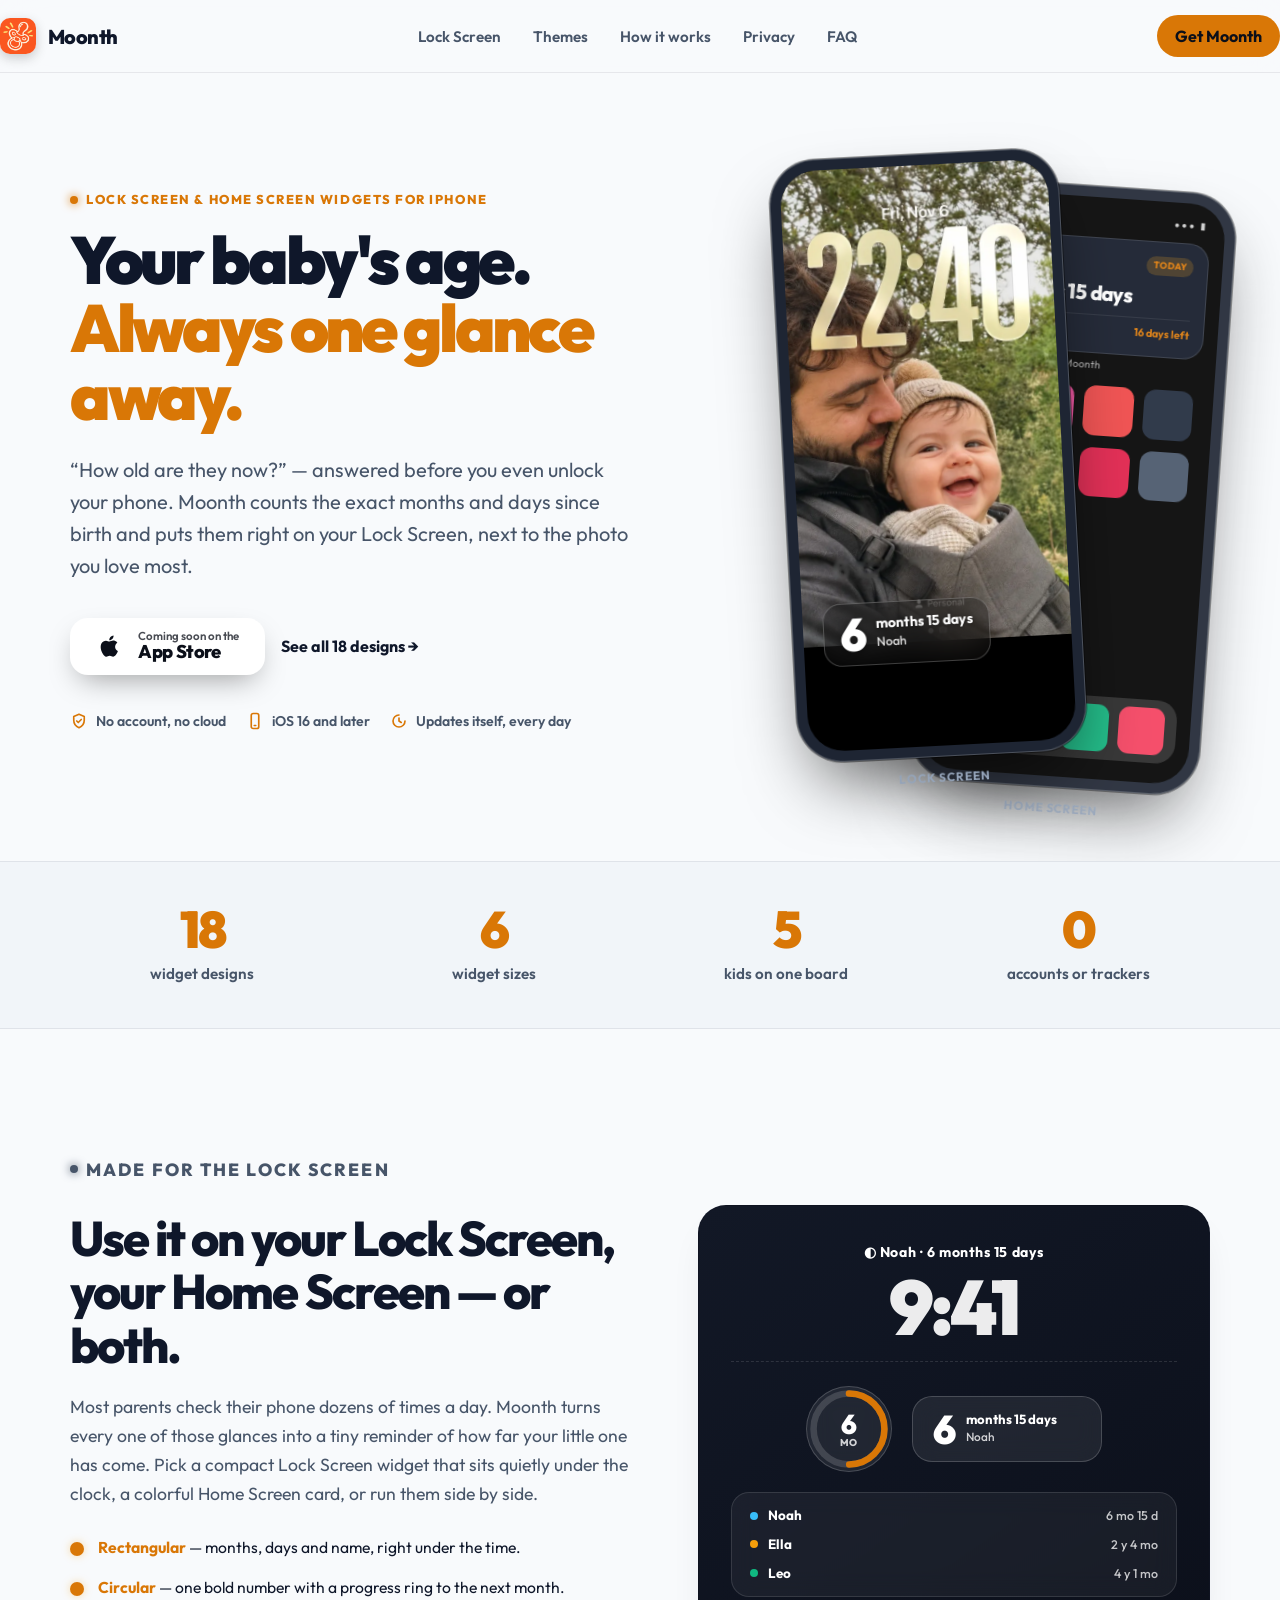
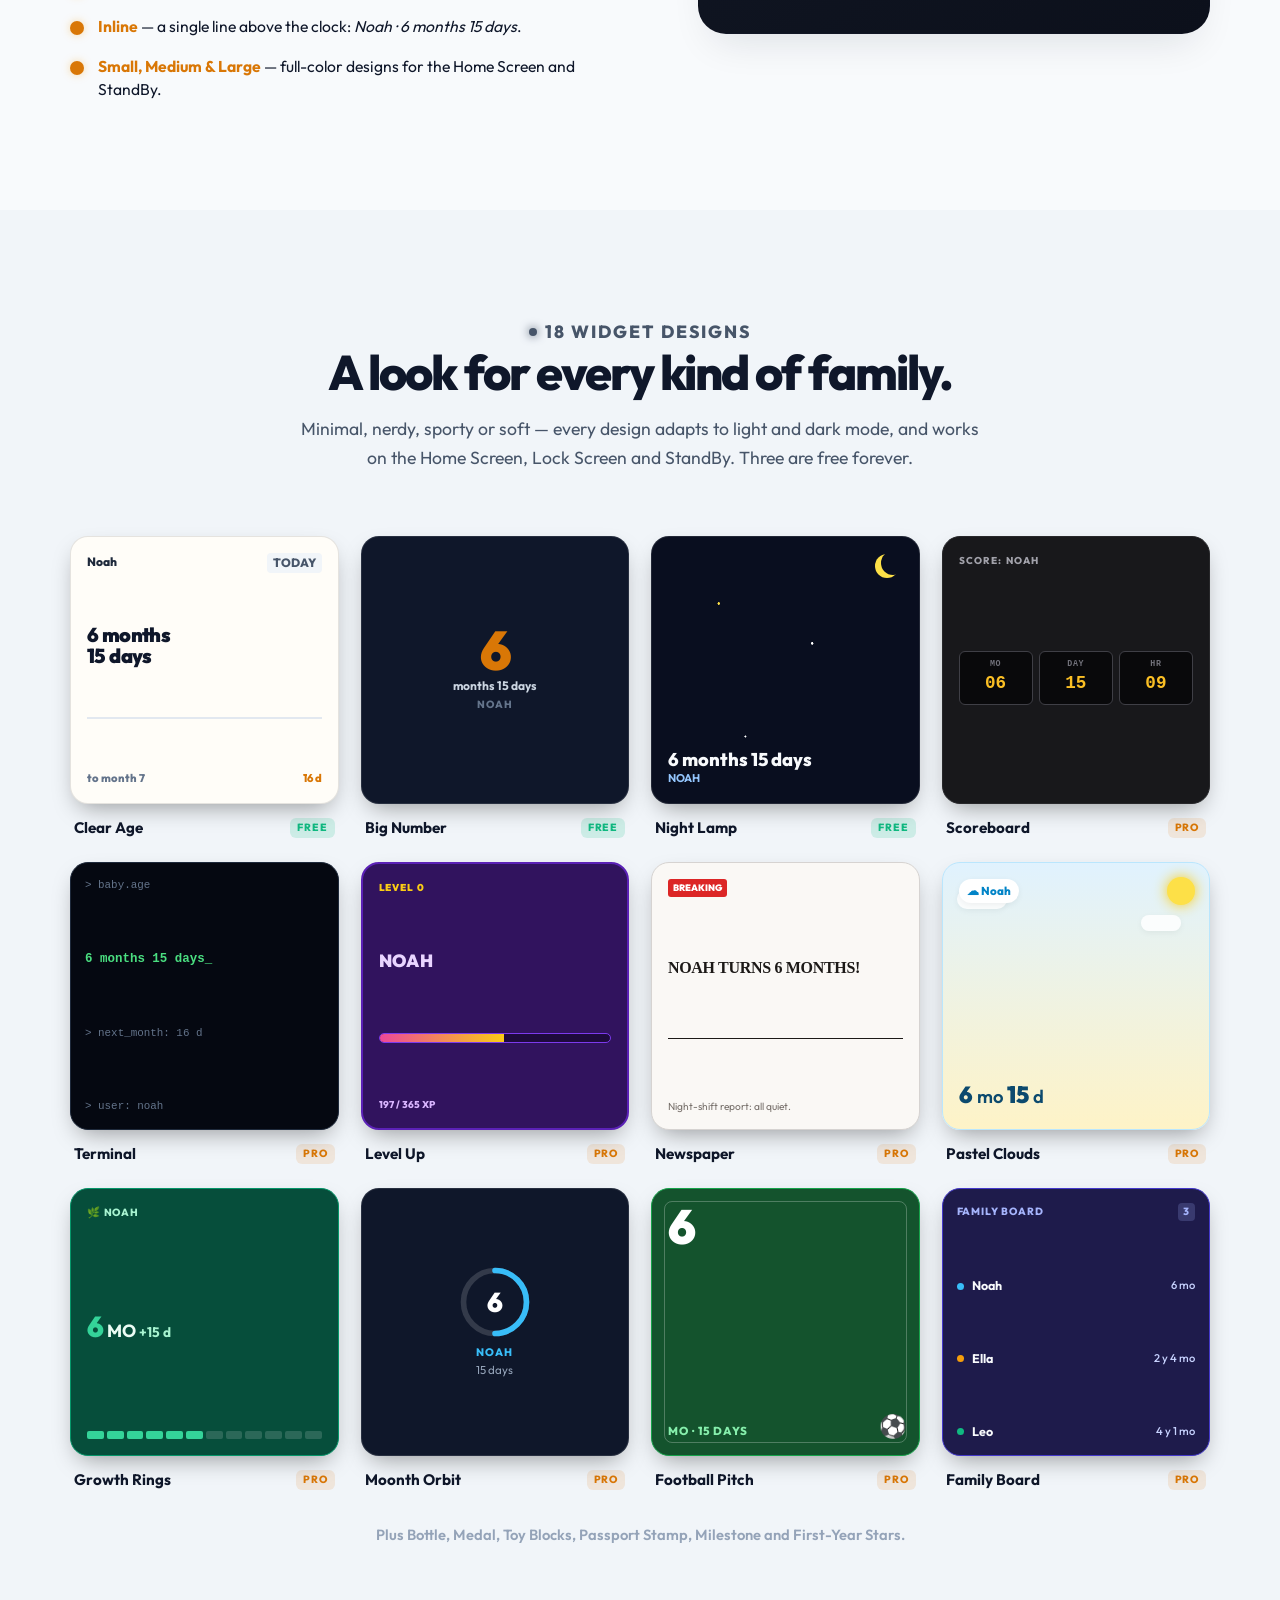
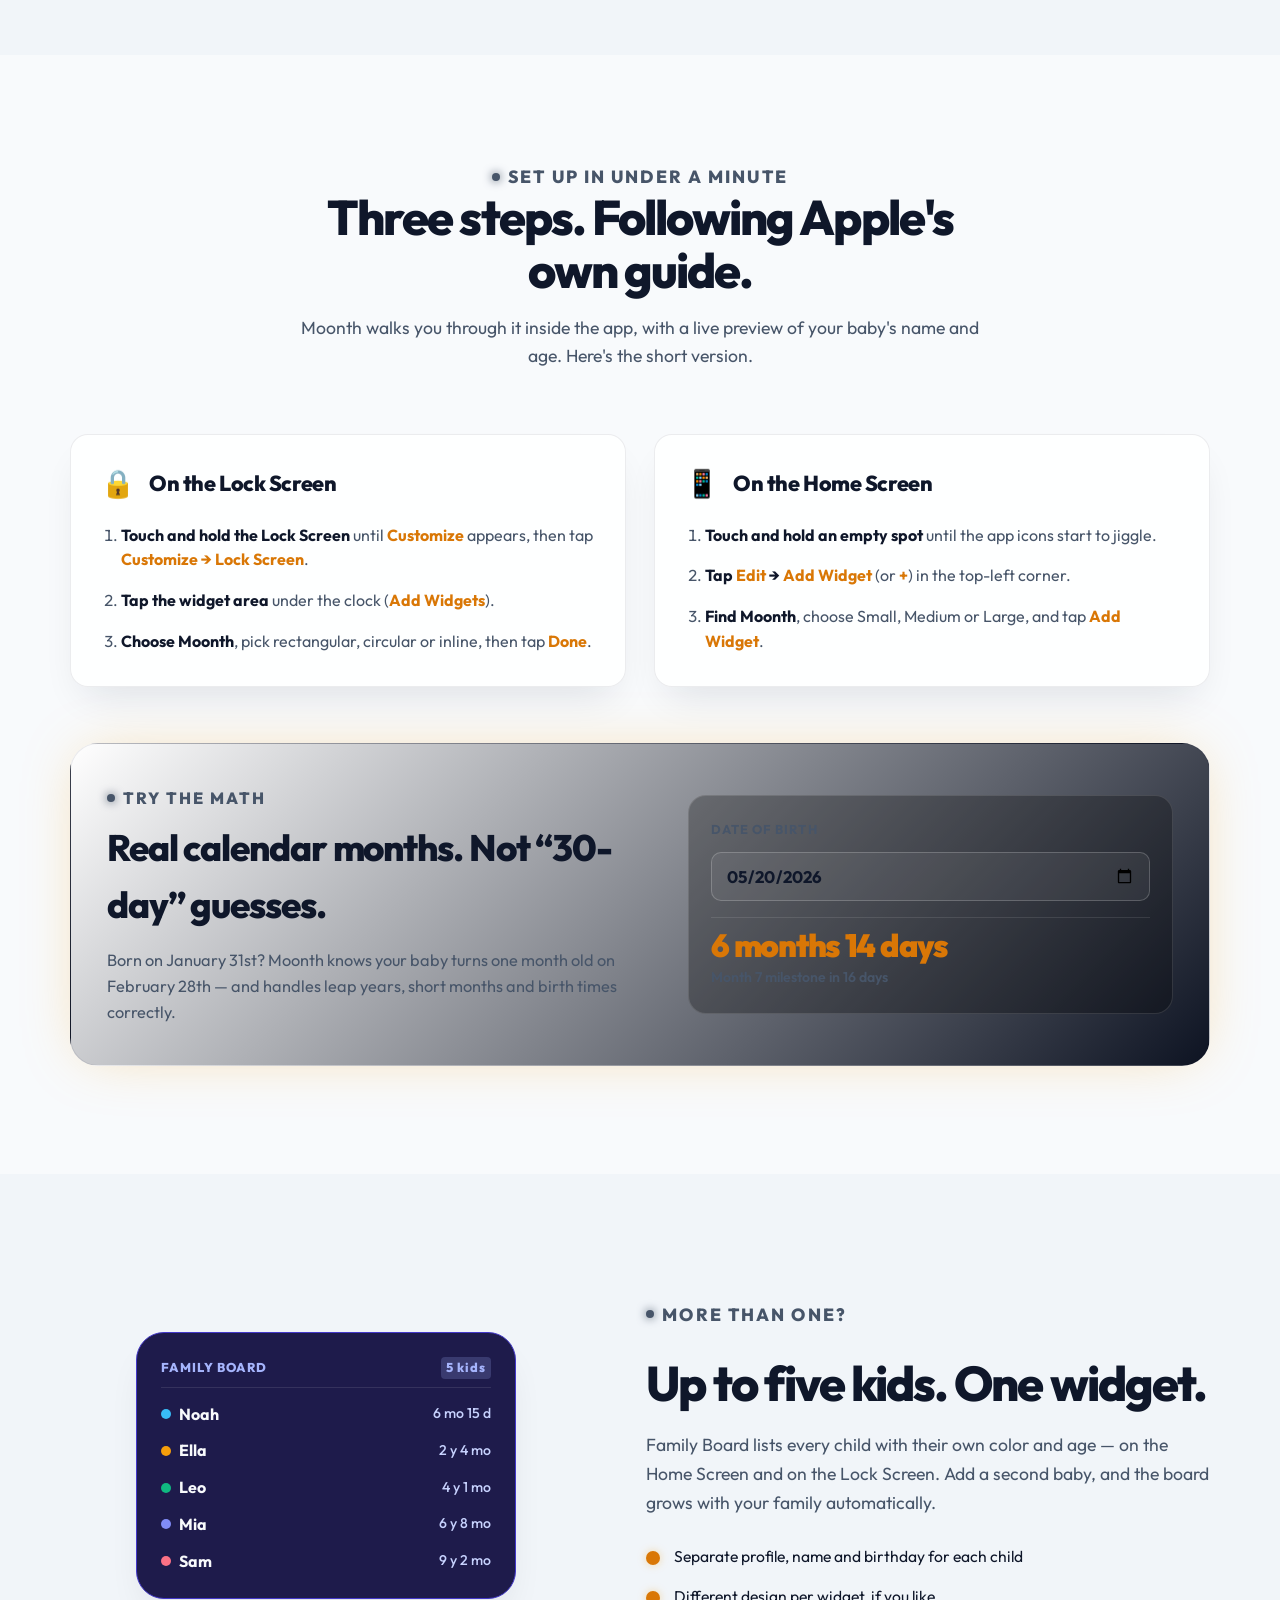
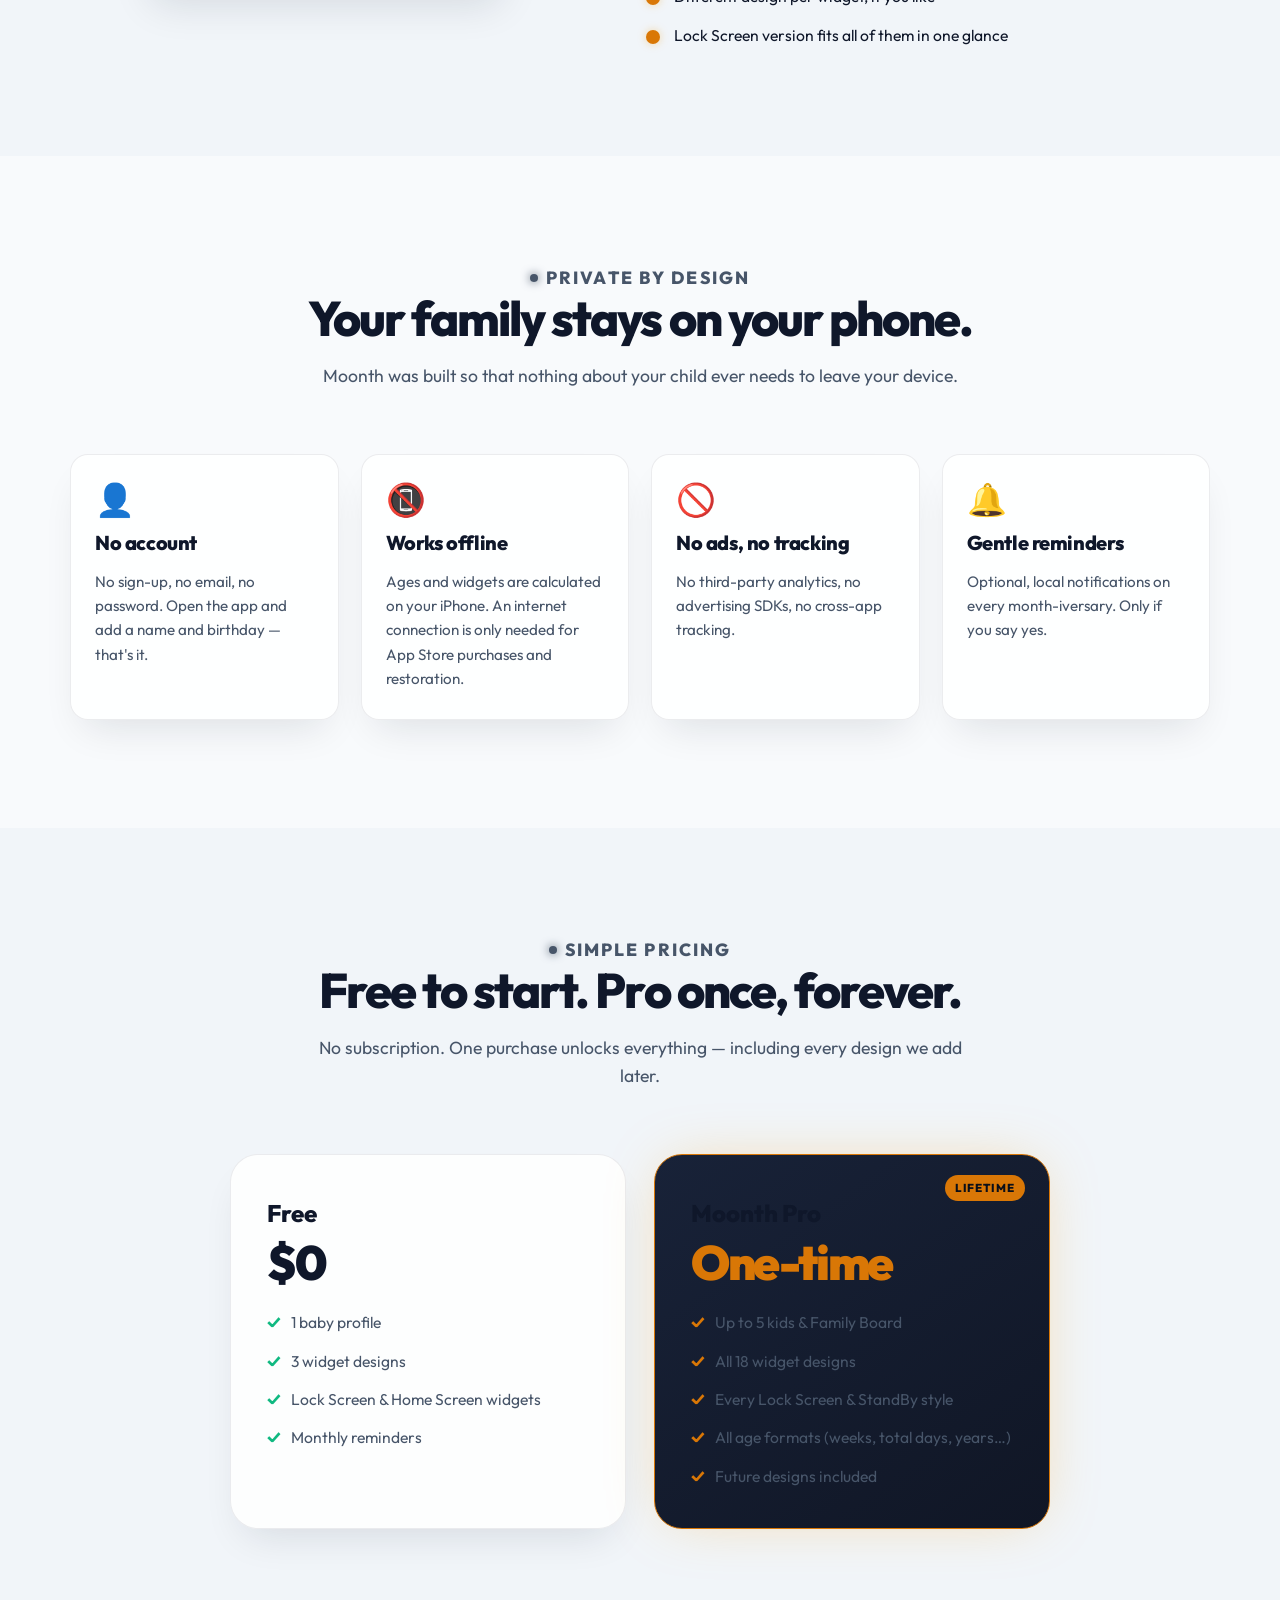
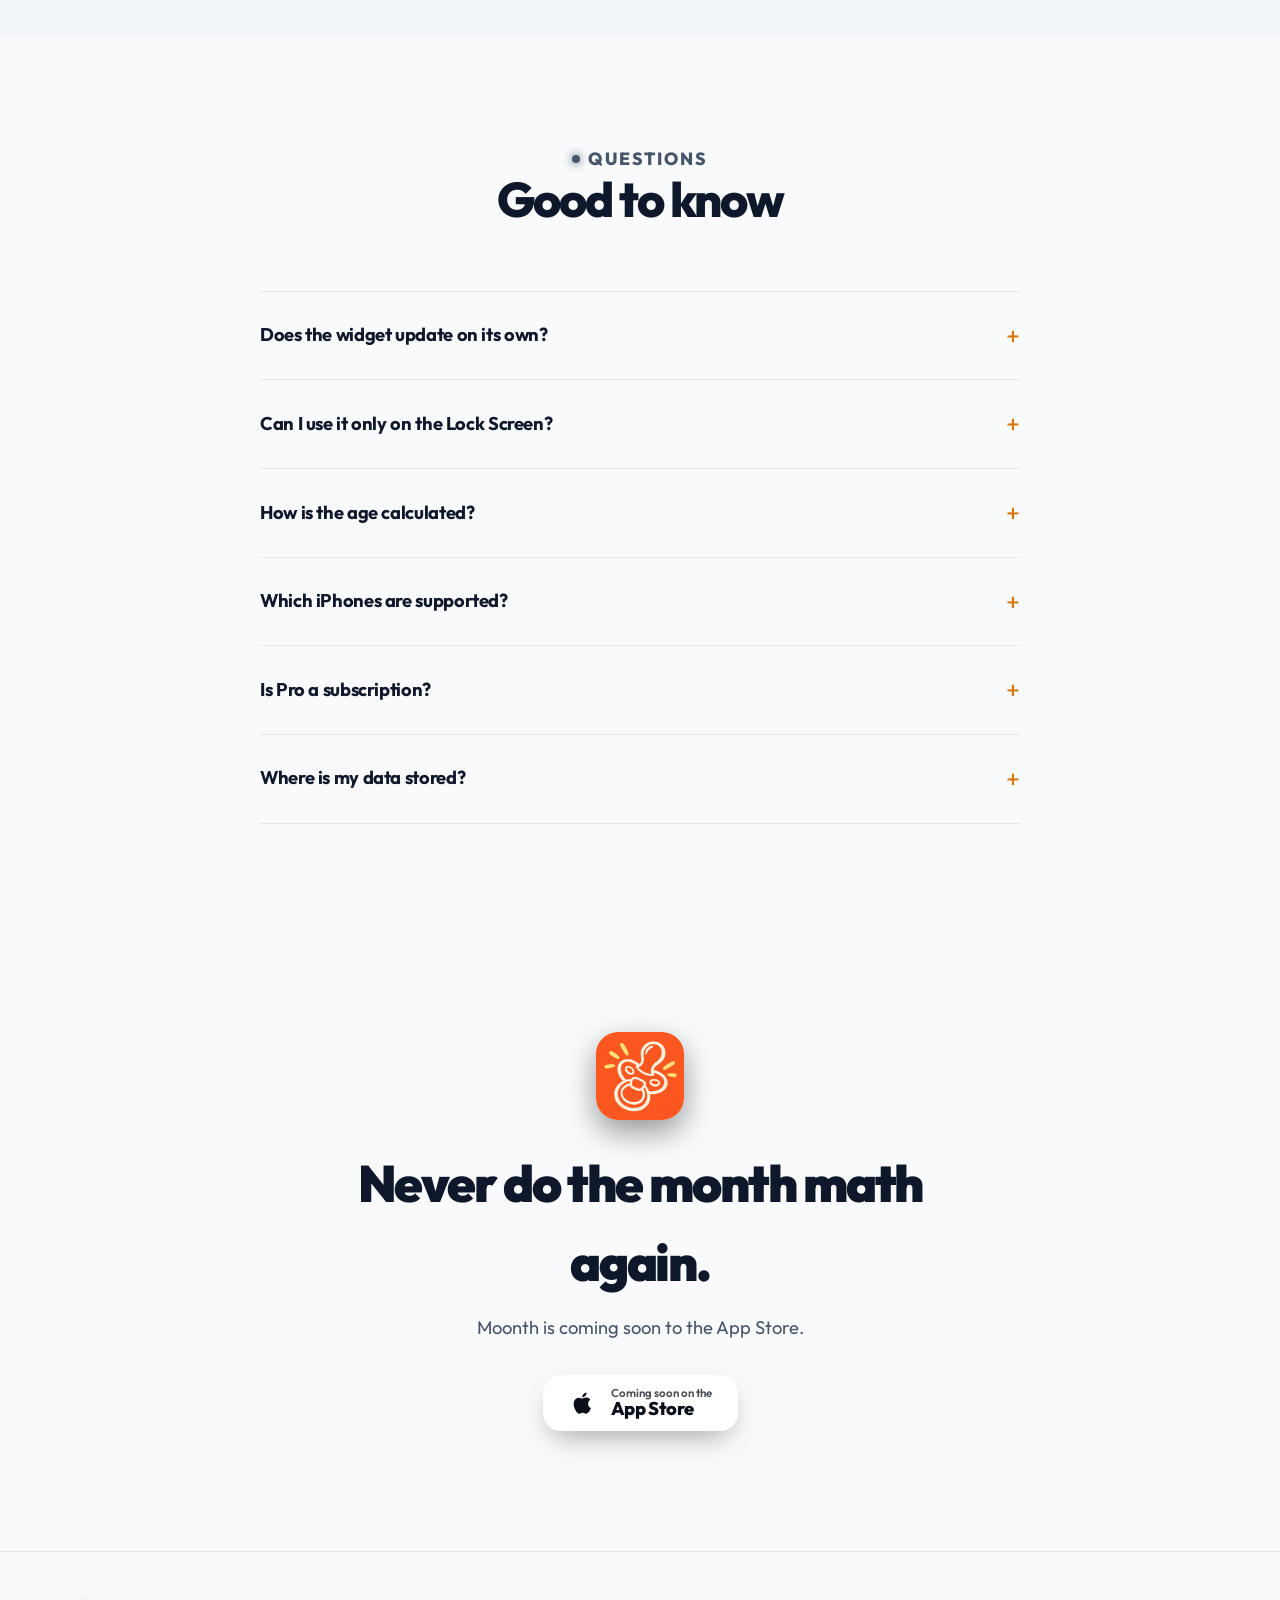
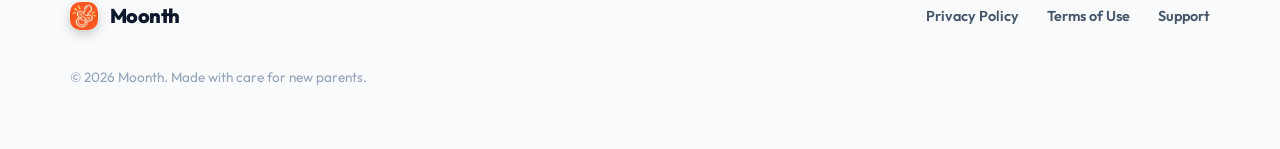
<file: index.html>
<!doctype html>
<html lang="en">
<head>
  <meta charset="utf-8">
  <meta name="viewport" content="width=device-width, initial-scale=1">
  <meta name="color-scheme" content="light dark">
  <meta name="theme-color" content="#0B0F17" media="(prefers-color-scheme: dark)">
  <meta name="theme-color" content="#F6F4EF" media="(prefers-color-scheme: light)">
  <title>Moonth — Your baby's age, right on your Lock Screen</title>
  <meta name="description" content="Moonth shows your baby's exact age in months and days on your iPhone Lock Screen and Home Screen. 18 widget designs, up to 5 kids, no account, all data stays on your device.">
  <meta property="og:type" content="website">
  <meta property="og:url" content="https://filintaa.github.io/moonth-privacy-policy/">
  <meta property="og:title" content="Moonth — Your baby's age, at a glance">
  <meta property="og:description" content="Lock Screen and Home Screen widgets that always know how old your baby is. No account. No tracking. Just glance.">
  <meta property="og:image" content="https://filintaa.github.io/moonth-privacy-policy/assets/app-icon.png">
  <meta property="og:image:alt" content="Moonth app icon">
  <meta name="twitter:card" content="summary">
  <link rel="canonical" href="https://filintaa.github.io/moonth-privacy-policy/">
  <link rel="icon" href="assets/app-icon-256.png">
  <link rel="apple-touch-icon" href="assets/app-icon.png">
  <link rel="preload" as="image" href="assets/lockscreen.webp" type="image/webp" fetchpriority="high">
  <link rel="stylesheet" href="styles.css?v=11">
  <script src="script.js?v=11" defer></script>
</head>
<body>
  <a class="skip-link" href="#main">Skip to content</a>

  <header class="header">
    <nav class="nav" aria-label="Main">
      <a class="brand" href="#top">
        <img src="assets/app-icon-256.png" alt="" width="36" height="36">
        <span>Moonth</span>
      </a>
      <ul class="nav-links">
        <li><a href="#lock-screen">Lock Screen</a></li>
        <li><a href="#themes">Themes</a></li>
        <li><a href="#how">How it works</a></li>
        <li><a href="#privacy">Privacy</a></li>
        <li><a href="#faq">FAQ</a></li>
      </ul>
      <a class="nav-cta" href="#download">Get Moonth</a>
    </nav>
  </header>

  <main id="main">
    <!-- HERO -->
    <section class="hero" id="top">
      <div class="container hero-grid">
        <div class="hero-copy">
          <p class="kicker">Lock Screen &amp; Home Screen widgets for iPhone</p>
          <h1>Your baby's age.<br><span class="accent">Always one glance away.</span></h1>
          <p class="lead">“How old are they now?” — answered before you even unlock your phone. Moonth counts the exact months and days since birth and puts them right on your Lock Screen, next to the photo you love most.</p>

          <div class="hero-cta" id="download">
            <span class="store-badge store-badge-static" aria-label="Coming soon on the App Store">
              <svg viewBox="0 0 24 24" aria-hidden="true"><path d="M16.37 12.62c-.02-2.3 1.88-3.4 1.96-3.46-1.07-1.56-2.73-1.77-3.32-1.8-1.41-.14-2.76.83-3.47.83-.72 0-1.82-.81-3-.79-1.54.02-2.96.9-3.76 2.28-1.6 2.78-.41 6.9 1.15 9.16.76 1.1 1.67 2.34 2.86 2.3 1.15-.05 1.58-.74 2.97-.74 1.38 0 1.78.74 2.99.72 1.24-.02 2.02-1.12 2.77-2.23.88-1.28 1.24-2.52 1.26-2.59-.03-.01-2.4-.92-2.41-3.68ZM14.1 5.86c.63-.77 1.06-1.83.94-2.89-.91.04-2.02.61-2.67 1.37-.58.67-1.1 1.76-.96 2.8 1.02.08 2.06-.52 2.69-1.28Z"/></svg>
              <span><small>Coming soon on the</small><strong>App Store</strong></span>
            </span>
            <a class="ghost-link" href="#themes">See all 18 designs <span aria-hidden="true">→</span></a>
          </div>

          <ul class="trust-list" aria-label="Highlights">
            <li><svg viewBox="0 0 24 24" aria-hidden="true"><path d="M12 3 5 6v5c0 4.8 2.9 8.3 7 10 4.1-1.7 7-5.2 7-10V6l-7-3Z"/><path d="m9 12 2 2 4-4"/></svg>No account, no cloud</li>
            <li><svg viewBox="0 0 24 24" aria-hidden="true"><rect x="7" y="2" width="10" height="20" rx="2.5"/><path d="M11 18h2"/></svg>iOS 16 and later</li>
            <li><svg viewBox="0 0 24 24" aria-hidden="true"><path d="M20 12a8 8 0 1 1-8-8"/><path d="M12 8v4l3 2"/></svg>Updates itself, every day</li>
          </ul>
        </div>

        <div class="hero-visual" aria-label="Moonth on the Lock Screen and the Home Screen">
          <!-- Lock screen phone -->
          <figure class="phone phone-lock">
            <div class="screen">
              <picture>
                <source srcset="assets/lockscreen.webp" type="image/webp">
                <img class="wallpaper" src="assets/lockscreen.jpg" alt="iPhone Lock Screen with a father holding his smiling baby; the Moonth widget reads 6 months 15 days, Noah" width="576" height="1024" fetchpriority="high">
              </picture>
              <div class="lock-widget" aria-hidden="true">
                <span class="lw-num">6</span>
                <span class="lw-text"><b>months 15 days</b><i>Noah</i></span>
              </div>
            </div>
            <figcaption>Lock Screen</figcaption>
          </figure>

          <!-- Home screen phone -->
          <figure class="phone phone-home">
            <div class="screen home-screen">
              <div class="home-bg" aria-hidden="true"></div>
              <div class="status" aria-hidden="true"><span>22:40</span><span class="status-icons">●●● ▮</span></div>
              <div class="w w-medium w-sketch" aria-hidden="true">
                <div class="w-row"><span class="w-name">Noah</span><span class="w-tag">TODAY</span></div>
                <div class="w-big">6 months 15 days</div>
                <div class="w-rule"></div>
                <div class="w-row w-foot"><span>to month 7</span><span class="amber">16 days left</span></div>
              </div>
              <p class="app-label" aria-hidden="true">Moonth</p>
              <div class="icons" aria-hidden="true">
                <i style="--c:#64748B"></i><i style="--c:#EC4899"></i><i style="--c:#EF4444"></i><i style="--c:#1E293B"></i>
                <i style="--c:#F59E0B"></i><i style="--c:#10B981"></i><i style="--c:#E11D48"></i><i style="--c:#475569"></i>
              </div>
              <div class="w w-small w-bignum" aria-hidden="true">
                <span class="bn">6</span><span class="bn-sub">mo 15 d</span><span class="bn-name">Noah</span>
              </div>
              <div class="dock" aria-hidden="true"><i style="--c:#22C55E"></i><i style="--c:#0EA5E9"></i><i style="--c:#10B981"></i><i style="--c:#F43F5E"></i></div>
            </div>
            <figcaption>Home Screen</figcaption>
          </figure>
        </div>
      </div>
    </section>

    <!-- STATS -->
    <section class="stats" aria-label="Moonth in numbers">
      <div class="container stats-grid">
        <div><strong>18</strong><span>widget designs</span></div>
        <div><strong>6</strong><span>widget sizes</span></div>
        <div><strong>5</strong><span>kids on one board</span></div>
        <div><strong>0</strong><span>accounts or trackers</span></div>
      </div>
    </section>

    <!-- LOCK SCREEN -->
    <section class="section" id="lock-screen">
      <div class="container split">
        <div class="split-copy reveal">
          <p class="kicker">Made for the Lock Screen</p>
          <h2>Use it on your Lock Screen, your Home Screen — or both.</h2>
          <p>Most parents check their phone dozens of times a day. Moonth turns every one of those glances into a tiny reminder of how far your little one has come. Pick a compact Lock Screen widget that sits quietly under the clock, a colorful Home Screen card, or run them side by side.</p>
          <ul class="checks">
            <li><b>Rectangular</b> — months, days and name, right under the time.</li>
            <li><b>Circular</b> — one bold number with a progress ring to the next month.</li>
            <li><b>Inline</b> — a single line above the clock: <em>Noah · 6 months 15 days</em>.</li>
            <li><b>Small, Medium &amp; Large</b> — full-color designs for the Home Screen and StandBy.</li>
          </ul>
        </div>

        <div class="accessory-stage reveal" aria-label="Lock Screen widget sizes">
          <div class="acc-clock" aria-hidden="true">
            <span class="acc-inline">◐ Noah · 6 months 15 days</span>
            <span class="acc-time">9:41</span>
          </div>
          <div class="acc-row">
            <div class="acc acc-circ" aria-label="Circular widget: 6 months">
              <svg viewBox="0 0 64 64" aria-hidden="true"><circle cx="32" cy="32" r="27" class="ring-bg"/><circle cx="32" cy="32" r="27" class="ring-fg" pathLength="100" stroke-dasharray="50 100"/></svg>
              <span><b>6</b><i>MO</i></span>
            </div>
            <div class="acc acc-rect" aria-label="Rectangular widget: 6 months 15 days, Noah">
              <span class="ar-num">6</span>
              <span class="ar-text"><b>months 15 days</b><i>Noah</i></span>
            </div>
          </div>
          <div class="acc acc-family" aria-label="Family Board on the Lock Screen: three kids">
            <span><i style="--c:#38BDF8"></i>Noah<em>6 mo 15 d</em></span>
            <span><i style="--c:#F59E0B"></i>Ella<em>2 y 4 mo</em></span>
            <span><i style="--c:#10B981"></i>Leo<em>4 y 1 mo</em></span>
          </div>
        </div>
      </div>
    </section>

    <!-- THEMES -->
    <section class="section section-alt" id="themes">
      <div class="container">
        <div class="section-head reveal">
          <p class="kicker">18 widget designs</p>
          <h2>A look for every kind of family.</h2>
          <p>Minimal, nerdy, sporty or soft — every design adapts to light and dark mode, and works on the Home Screen, Lock Screen and StandBy. Three are free forever.</p>
        </div>

        <ul class="theme-grid" role="list">
          <li class="theme reveal">
            <div class="tw tw-sketch" aria-hidden="true">
              <div class="tw-top"><span>Noah</span><span class="tag">TODAY</span></div>
              <div class="tw-age">6 months<br>15 days</div>
              <div class="tw-line"></div>
              <div class="tw-top small"><span>to month 7</span><span class="amber">16 d</span></div>
            </div>
            <p><b>Clear Age</b><span class="free">Free</span></p>
          </li>
          <li class="theme reveal">
            <div class="tw tw-bignum" aria-hidden="true">
              <span class="n">6</span><span class="s">months 15 days</span><span class="nm">Noah</span>
            </div>
            <p><b>Big Number</b><span class="free">Free</span></p>
          </li>
          <li class="theme reveal">
            <div class="tw tw-night" aria-hidden="true">
              <span class="moon"></span>
              <span class="stars"></span>
              <span class="age">6 months 15 days</span><span class="nm">Noah</span>
            </div>
            <p><b>Night Lamp</b><span class="free">Free</span></p>
          </li>
          <li class="theme reveal">
            <div class="tw tw-score" aria-hidden="true">
              <span class="lbl">SCORE: NOAH</span>
              <span class="cells"><span><i>MO</i>06</span><span><i>DAY</i>15</span><span><i>HR</i>09</span></span>
            </div>
            <p><b>Scoreboard</b><span class="pro">Pro</span></p>
          </li>
          <li class="theme reveal">
            <div class="tw tw-term" aria-hidden="true">
              <span class="dim">&gt; baby.age</span>
              <span class="hl">6 months 15 days_</span>
              <span class="dim">&gt; next_month: 16 d</span>
              <span class="dim">&gt; user: noah</span>
            </div>
            <p><b>Terminal</b><span class="pro">Pro</span></p>
          </li>
          <li class="theme reveal">
            <div class="tw tw-pixel" aria-hidden="true">
              <span class="lvl">LEVEL 0</span>
              <span class="who">NOAH</span>
              <span class="xp"><span style="--p:54%"></span></span>
              <span class="xpt">197 / 365 XP</span>
            </div>
            <p><b>Level Up</b><span class="pro">Pro</span></p>
          </li>
          <li class="theme reveal">
            <div class="tw tw-paper" aria-hidden="true">
              <span class="brk">BREAKING</span>
              <span class="head">NOAH TURNS 6 MONTHS!</span>
              <span class="rule"></span>
              <span class="sub">Night-shift report: all quiet.</span>
            </div>
            <p><b>Newspaper</b><span class="pro">Pro</span></p>
          </li>
          <li class="theme reveal">
            <div class="tw tw-clouds" aria-hidden="true">
              <span class="sun"></span><span class="cl c1"></span><span class="cl c2"></span>
              <span class="pill">☁ Noah</span>
              <span class="age"><b>6</b> mo <b>15</b> d</span>
            </div>
            <p><b>Pastel Clouds</b><span class="pro">Pro</span></p>
          </li>
          <li class="theme reveal">
            <div class="tw tw-growth" aria-hidden="true">
              <span class="pill">🌿 NOAH</span>
              <span class="age"><b>6</b> MO <em>+15 d</em></span>
              <span class="bars"><i></i><i></i><i></i><i></i><i></i><i></i><i class="off"></i><i class="off"></i><i class="off"></i><i class="off"></i><i class="off"></i><i class="off"></i></span>
            </div>
            <p><b>Growth Rings</b><span class="pro">Pro</span></p>
          </li>
          <li class="theme reveal">
            <div class="tw tw-orbit" aria-hidden="true">
              <span class="disc"><svg viewBox="0 0 64 64"><circle cx="32" cy="32" r="28" class="o-bg"/><circle cx="32" cy="32" r="28" class="o-fg" pathLength="100" stroke-dasharray="50 100"/></svg><b>6</b></span>
              <span class="who">NOAH</span><span class="d">15 days</span>
            </div>
            <p><b>Moonth Orbit</b><span class="pro">Pro</span></p>
          </li>
          <li class="theme reveal">
            <div class="tw tw-pitch" aria-hidden="true">
              <span class="lines"></span>
              <span class="n">6</span><span class="s">MO · 15 DAYS</span><span class="ball">⚽</span>
            </div>
            <p><b>Football Pitch</b><span class="pro">Pro</span></p>
          </li>
          <li class="theme reveal">
            <div class="tw tw-family" aria-hidden="true">
              <span class="fh">FAMILY BOARD <em>3</em></span>
              <span class="fr"><i style="--c:#38BDF8"></i>Noah<em>6 mo</em></span>
              <span class="fr"><i style="--c:#F59E0B"></i>Ella<em>2 y 4 mo</em></span>
              <span class="fr"><i style="--c:#10B981"></i>Leo<em>4 y 1 mo</em></span>
            </div>
            <p><b>Family Board</b><span class="pro">Pro</span></p>
          </li>
        </ul>
        <p class="more-note">Plus Bottle, Medal, Toy Blocks, Passport Stamp, Milestone and First-Year Stars.</p>
      </div>
    </section>

    <!-- HOW IT WORKS -->
    <section class="section" id="how">
      <div class="container">
        <div class="section-head reveal">
          <p class="kicker">Set up in under a minute</p>
          <h2>Three steps. Following Apple's own guide.</h2>
          <p>Moonth walks you through it inside the app, with a live preview of your baby's name and age. Here's the short version.</p>
        </div>

        <div class="how-grid">
          <article class="how-card reveal">
            <header><span class="how-icon" aria-hidden="true">🔒</span><h3>On the Lock Screen</h3></header>
            <ol>
              <li><b>Touch and hold the Lock Screen</b> until <em>Customize</em> appears, then tap <em>Customize → Lock Screen</em>.</li>
              <li><b>Tap the widget area</b> under the clock (<em>Add Widgets</em>).</li>
              <li><b>Choose Moonth</b>, pick rectangular, circular or inline, then tap <em>Done</em>.</li>
            </ol>
          </article>
          <article class="how-card reveal">
            <header><span class="how-icon" aria-hidden="true">📱</span><h3>On the Home Screen</h3></header>
            <ol>
              <li><b>Touch and hold an empty spot</b> until the app icons start to jiggle.</li>
              <li><b>Tap <em>Edit</em> → <em>Add Widget</em></b> (or <em>+</em>) in the top-left corner.</li>
              <li><b>Find Moonth</b>, choose Small, Medium or Large, and tap <em>Add Widget</em>.</li>
            </ol>
          </article>
        </div>

        <!-- Live calculator -->
        <div class="calc reveal" id="try">
          <div class="calc-copy">
            <p class="kicker">Try the math</p>
            <h3>Real calendar months. Not “30-day” guesses.</h3>
            <p>Born on January 31st? Moonth knows your baby turns one month old on February 28th — and handles leap years, short months and birth times correctly.</p>
          </div>
          <form class="calc-form" onsubmit="return false">
            <label for="birth">Date of birth</label>
            <input type="date" id="birth" name="birth" required>
            <output for="birth" class="calc-out" aria-live="polite">
              <span class="calc-big" id="calcBig">—</span>
              <span class="calc-sub" id="calcSub">Pick a date to see the age</span>
            </output>
          </form>
        </div>
      </div>
    </section>

    <!-- FAMILY -->
    <section class="section section-alt" id="family">
      <div class="container split split-rev">
        <div class="family-visual reveal" aria-hidden="true">
          <div class="tw tw-family tw-family-lg">
            <span class="fh">FAMILY BOARD <em>5 kids</em></span>
            <span class="fr"><i style="--c:#38BDF8"></i>Noah<em>6 mo 15 d</em></span>
            <span class="fr"><i style="--c:#F59E0B"></i>Ella<em>2 y 4 mo</em></span>
            <span class="fr"><i style="--c:#10B981"></i>Leo<em>4 y 1 mo</em></span>
            <span class="fr"><i style="--c:#818CF8"></i>Mia<em>6 y 8 mo</em></span>
            <span class="fr"><i style="--c:#FB7185"></i>Sam<em>9 y 2 mo</em></span>
          </div>
        </div>
        <div class="split-copy reveal">
          <p class="kicker">More than one?</p>
          <h2>Up to five kids. One widget.</h2>
          <p>Family Board lists every child with their own color and age — on the Home Screen and on the Lock Screen. Add a second baby, and the board grows with your family automatically.</p>
          <ul class="checks">
            <li>Separate profile, name and birthday for each child</li>
            <li>Different design per widget, if you like</li>
            <li>Lock Screen version fits all of them in one glance</li>
          </ul>
        </div>
      </div>
    </section>

    <!-- PRIVACY -->
    <section class="section" id="privacy">
      <div class="container">
        <div class="section-head reveal">
          <p class="kicker">Private by design</p>
          <h2>Your family stays on your phone.</h2>
          <p>Moonth was built so that nothing about your child ever needs to leave your device.</p>
        </div>
        <div class="privacy-grid">
          <div class="pcard reveal"><span aria-hidden="true">👤</span><h3>No account</h3><p>No sign-up, no email, no password. Open the app and add a name and birthday — that's it.</p></div>
          <div class="pcard reveal"><span aria-hidden="true">📵</span><h3>Works offline</h3><p>Ages and widgets are calculated on your iPhone. An internet connection is only needed for App Store purchases and restoration.</p></div>
          <div class="pcard reveal"><span aria-hidden="true">🚫</span><h3>No ads, no tracking</h3><p>No third-party analytics, no advertising SDKs, no cross-app tracking.</p></div>
          <div class="pcard reveal"><span aria-hidden="true">🔔</span><h3>Gentle reminders</h3><p>Optional, local notifications on every month-iversary. Only if you say yes.</p></div>
        </div>
      </div>
    </section>

    <!-- PRICING -->
    <section class="section section-alt" id="pricing">
      <div class="container">
        <div class="section-head reveal">
          <p class="kicker">Simple pricing</p>
          <h2>Free to start. Pro once, forever.</h2>
          <p>No subscription. One purchase unlocks everything — including every design we add later.</p>
        </div>
        <div class="price-grid">
          <div class="price reveal">
            <h3>Free</h3>
            <p class="price-tag">$0</p>
            <ul>
              <li>1 baby profile</li>
              <li>3 widget designs</li>
              <li>Lock Screen &amp; Home Screen widgets</li>
              <li>Monthly reminders</li>
            </ul>
          </div>
          <div class="price price-pro reveal">
            <span class="badge">Lifetime</span>
            <h3>Moonth Pro</h3>
            <p class="price-tag">One-time</p>
            <ul>
              <li>Up to 5 kids &amp; Family Board</li>
              <li>All 18 widget designs</li>
              <li>Every Lock Screen &amp; StandBy style</li>
              <li>All age formats (weeks, total days, years…)</li>
              <li>Future designs included</li>
            </ul>
          </div>
        </div>
      </div>
    </section>

    <!-- FAQ -->
    <section class="section" id="faq">
      <div class="container narrow">
        <div class="section-head reveal">
          <p class="kicker">Questions</p>
          <h2>Good to know</h2>
        </div>
        <div class="faq">
          <details name="faq">
            <summary>Does the widget update on its own?</summary>
            <p>Yes. The widget recalculates the age from the birth date every time iOS refreshes it, so it rolls over to the next day — and the next month — without you opening the app.</p>
          </details>
          <details name="faq">
            <summary>Can I use it only on the Lock Screen?</summary>
            <p>Absolutely. Lock Screen and Home Screen widgets are independent. Use one, the other, or both.</p>
          </details>
          <details name="faq">
            <summary>How is the age calculated?</summary>
            <p>Moonth uses real calendar months. If the birth day doesn't exist in a shorter month (like the 31st), the month-iversary is clamped to the last day of that month. Leap days are handled too.</p>
          </details>
          <details name="faq">
            <summary>Which iPhones are supported?</summary>
            <p>Any iPhone running iOS 16 or later. Lock Screen widgets need iOS 16+, StandBy needs iOS 17+.</p>
          </details>
          <details name="faq">
            <summary>Is Pro a subscription?</summary>
            <p>No. Moonth Pro is a single, one-time purchase handled by Apple. You can restore it on any of your devices.</p>
          </details>
          <details name="faq">
            <summary>Where is my data stored?</summary>
            <p>Only on your iPhone, inside the app and its widget container. Deleting the app deletes the data. Read the full <a href="privacy.html">Privacy Policy</a>.</p>
          </details>
        </div>
      </div>
    </section>

    <!-- FINAL CTA -->
    <section class="final">
      <div class="container final-inner reveal">
        <img src="assets/app-icon-256.png" alt="" width="88" height="88" loading="lazy">
        <h2>Never do the month math again.</h2>
        <p>Moonth is coming soon to the App Store.</p>
        <span class="store-badge store-badge-static" aria-label="Coming soon on the App Store">
          <svg viewBox="0 0 24 24" aria-hidden="true"><path d="M16.37 12.62c-.02-2.3 1.88-3.4 1.96-3.46-1.07-1.56-2.73-1.77-3.32-1.8-1.41-.14-2.76.83-3.47.83-.72 0-1.82-.81-3-.79-1.54.02-2.96.9-3.76 2.28-1.6 2.78-.41 6.9 1.15 9.16.76 1.1 1.67 2.34 2.86 2.3 1.15-.05 1.58-.74 2.97-.74 1.38 0 1.78.74 2.99.72 1.24-.02 2.02-1.12 2.77-2.23.88-1.28 1.24-2.52 1.26-2.59-.03-.01-2.4-.92-2.41-3.68ZM14.1 5.86c.63-.77 1.06-1.83.94-2.89-.91.04-2.02.61-2.67 1.37-.58.67-1.1 1.76-.96 2.8 1.02.08 2.06-.52 2.69-1.28Z"/></svg>
          <span><small>Coming soon on the</small><strong>App Store</strong></span>
        </span>
      </div>
    </section>
  </main>

  <footer class="footer">
    <div class="container footer-inner">
      <a class="brand" href="#top"><img src="assets/app-icon-256.png" alt="" width="28" height="28" loading="lazy"><span>Moonth</span></a>
      <nav aria-label="Legal">
        <a href="privacy.html">Privacy Policy</a>
        <a href="terms.html">Terms of Use</a>
        <a href="mailto:tekurunal@gmail.com?subject=Moonth%20Support">Support</a>
      </nav>
      <p>© <span id="year">2026</span> Moonth. Made with care for new parents.</p>
    </div>
  </footer>
</body>
</html>
</file>
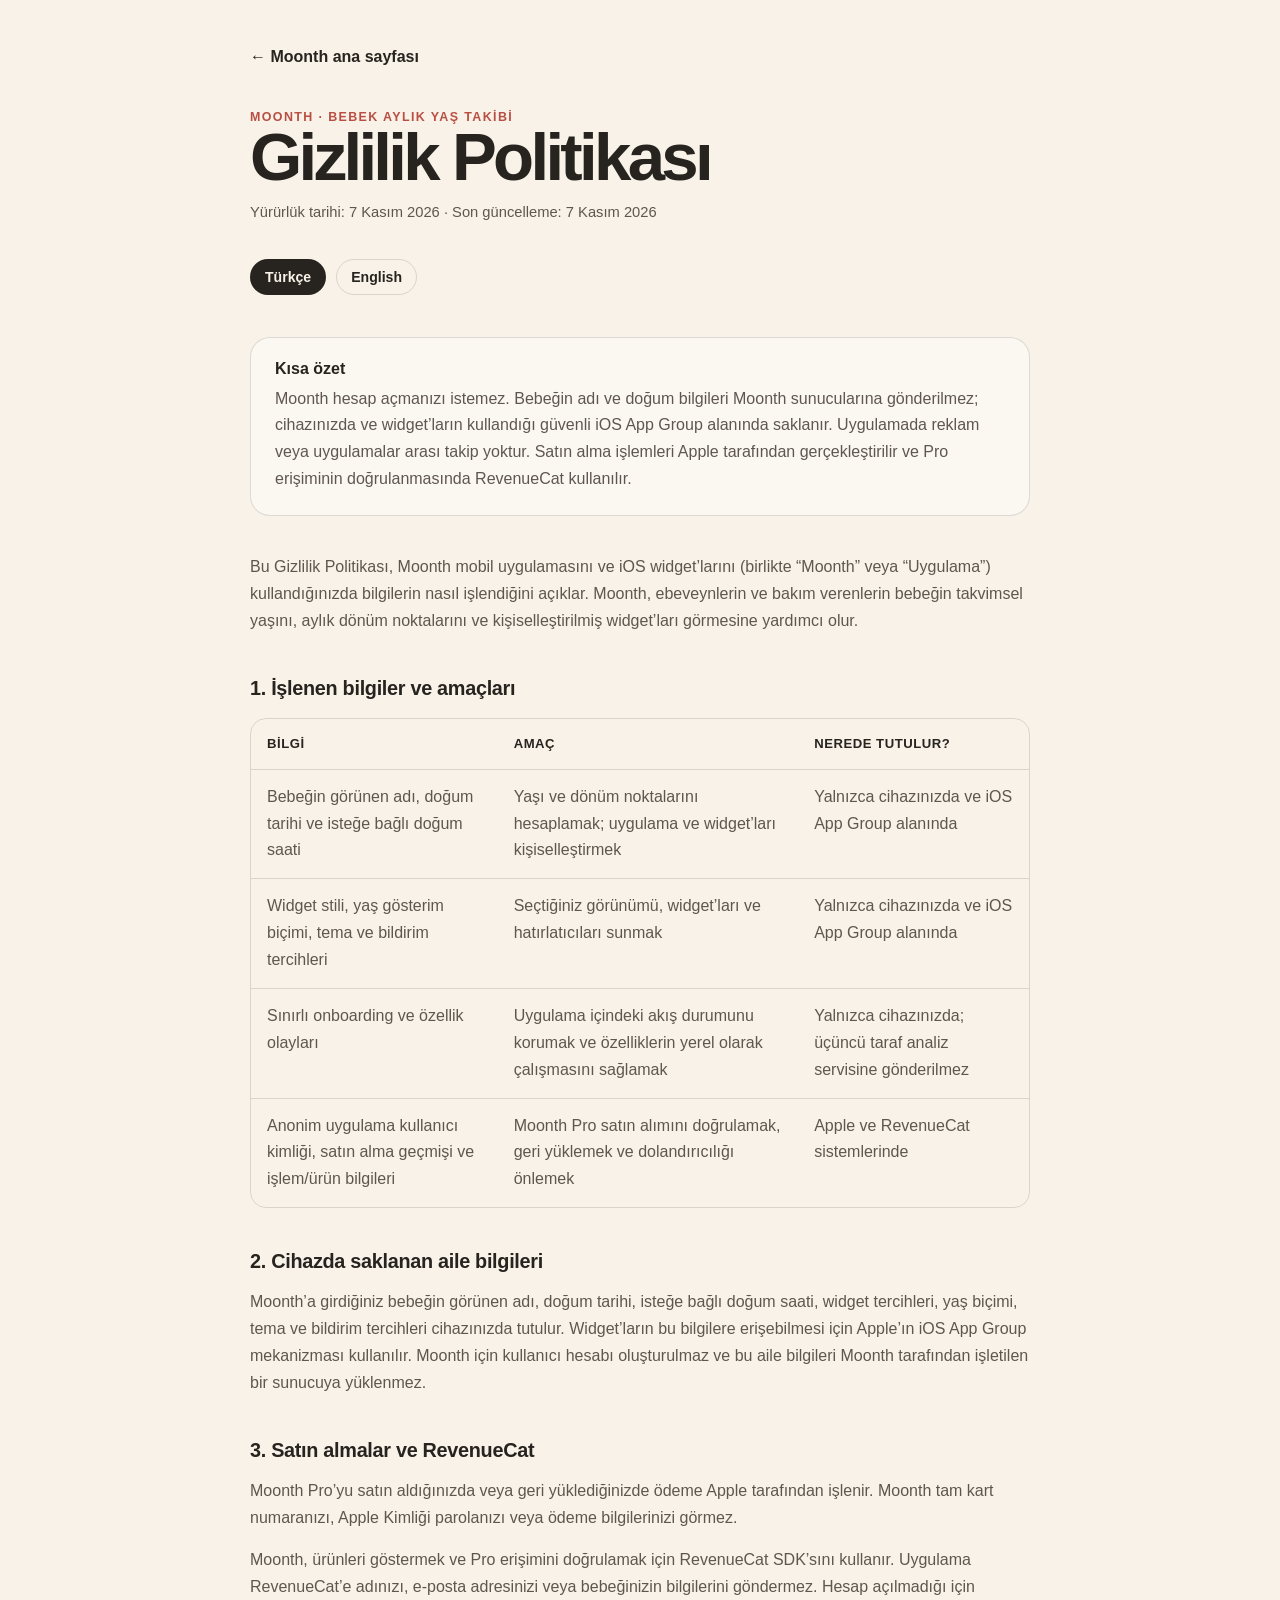
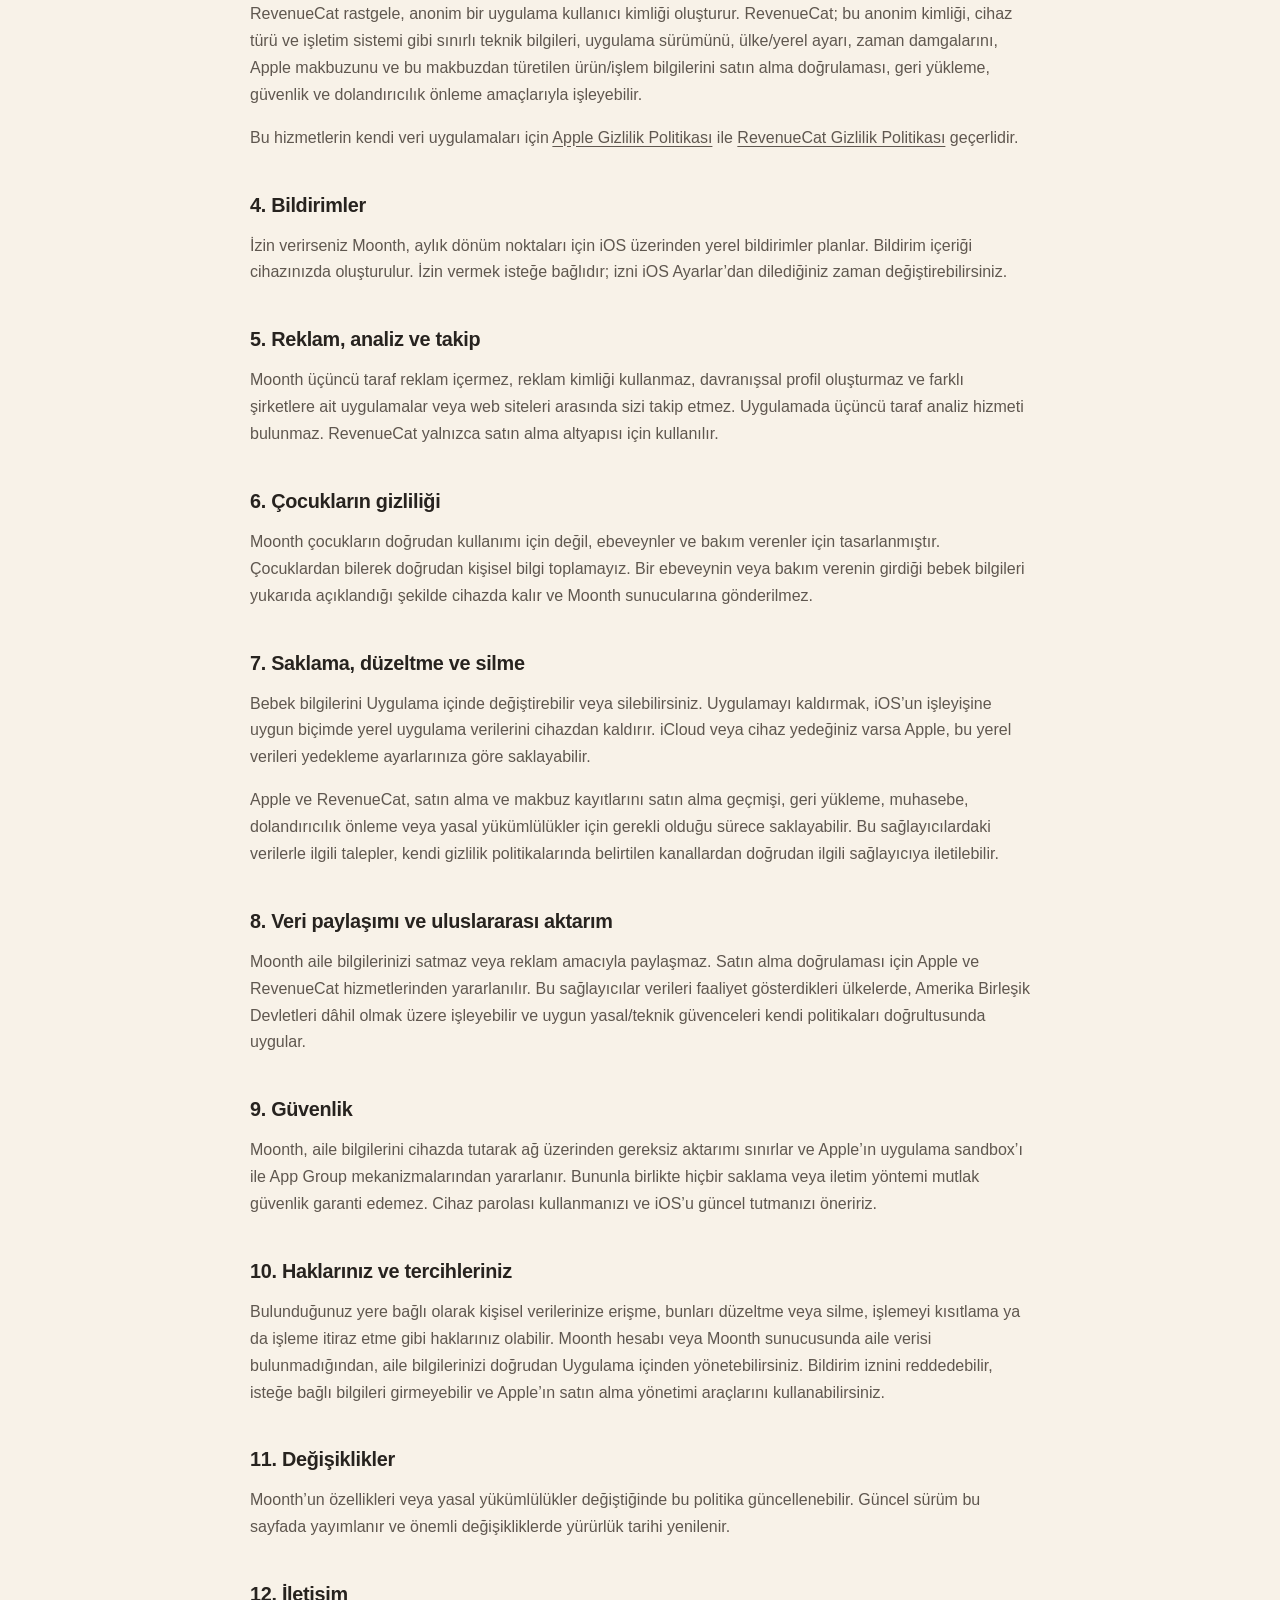
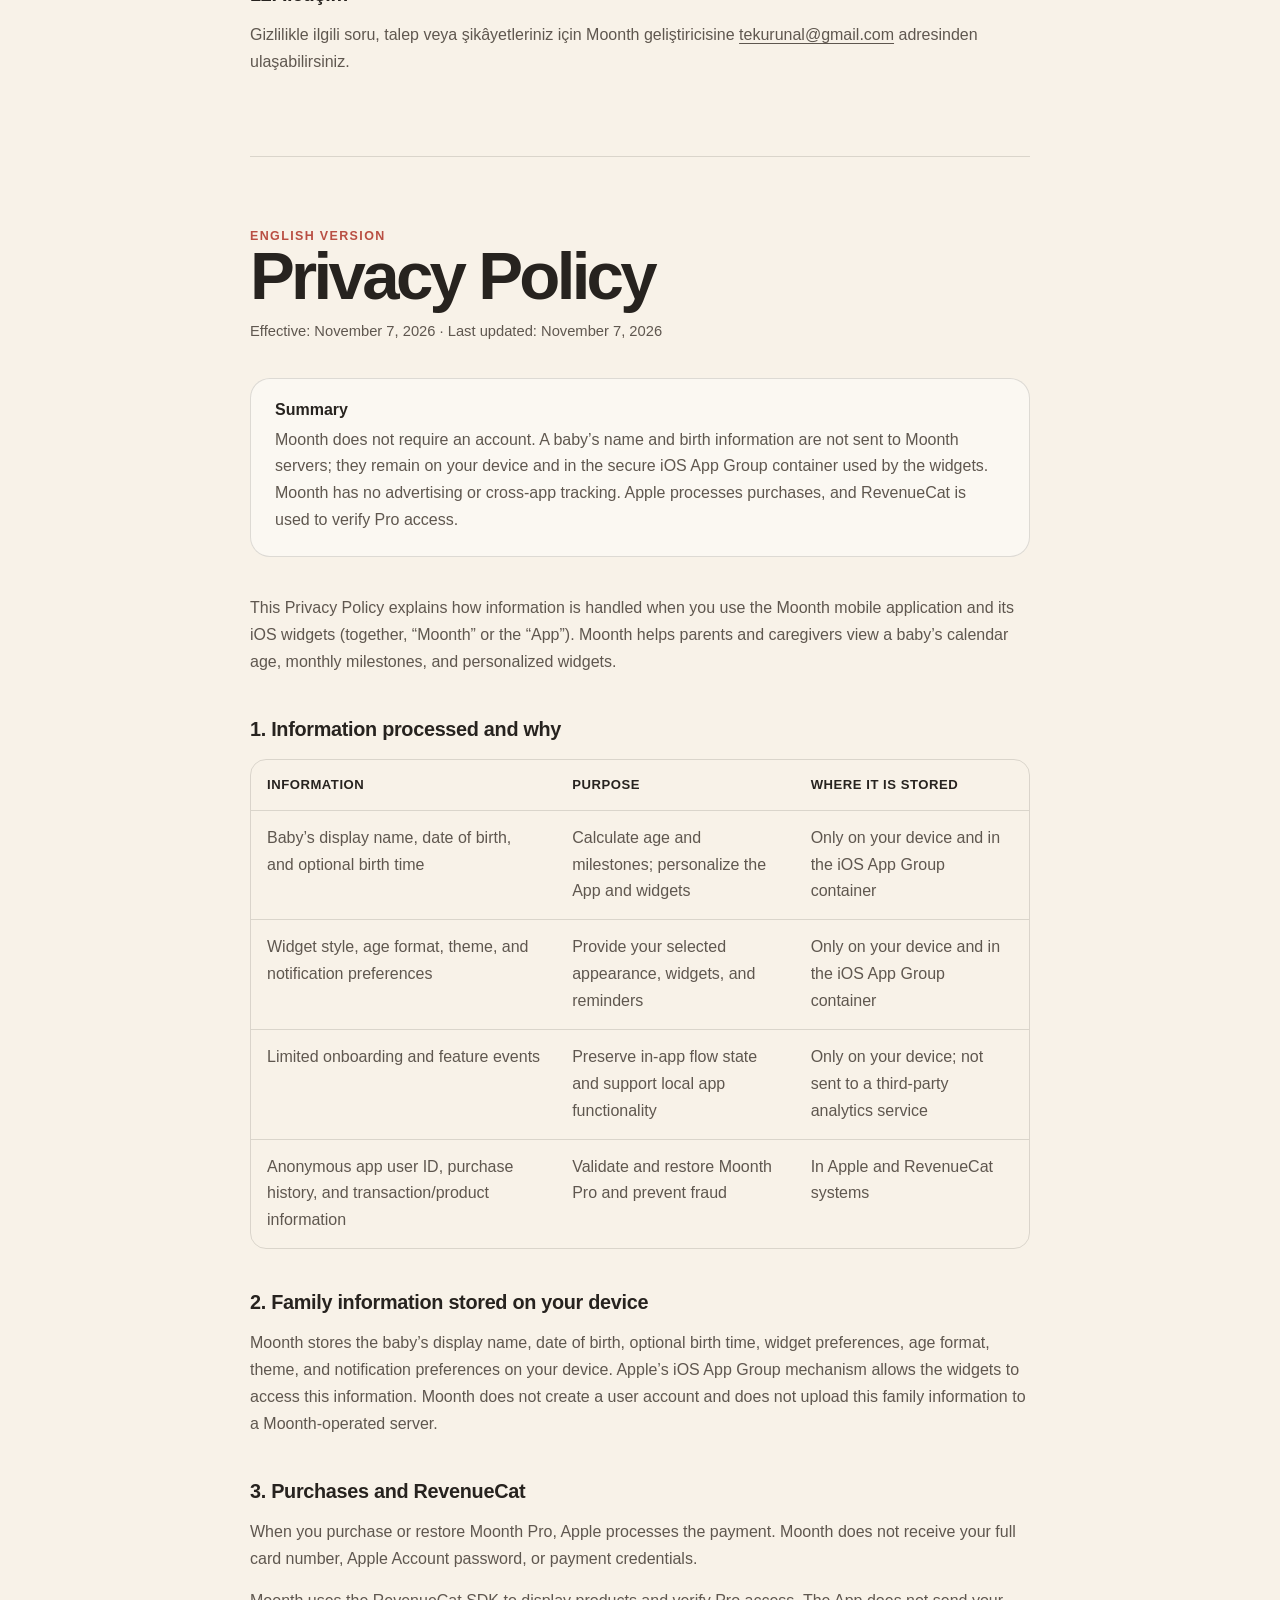
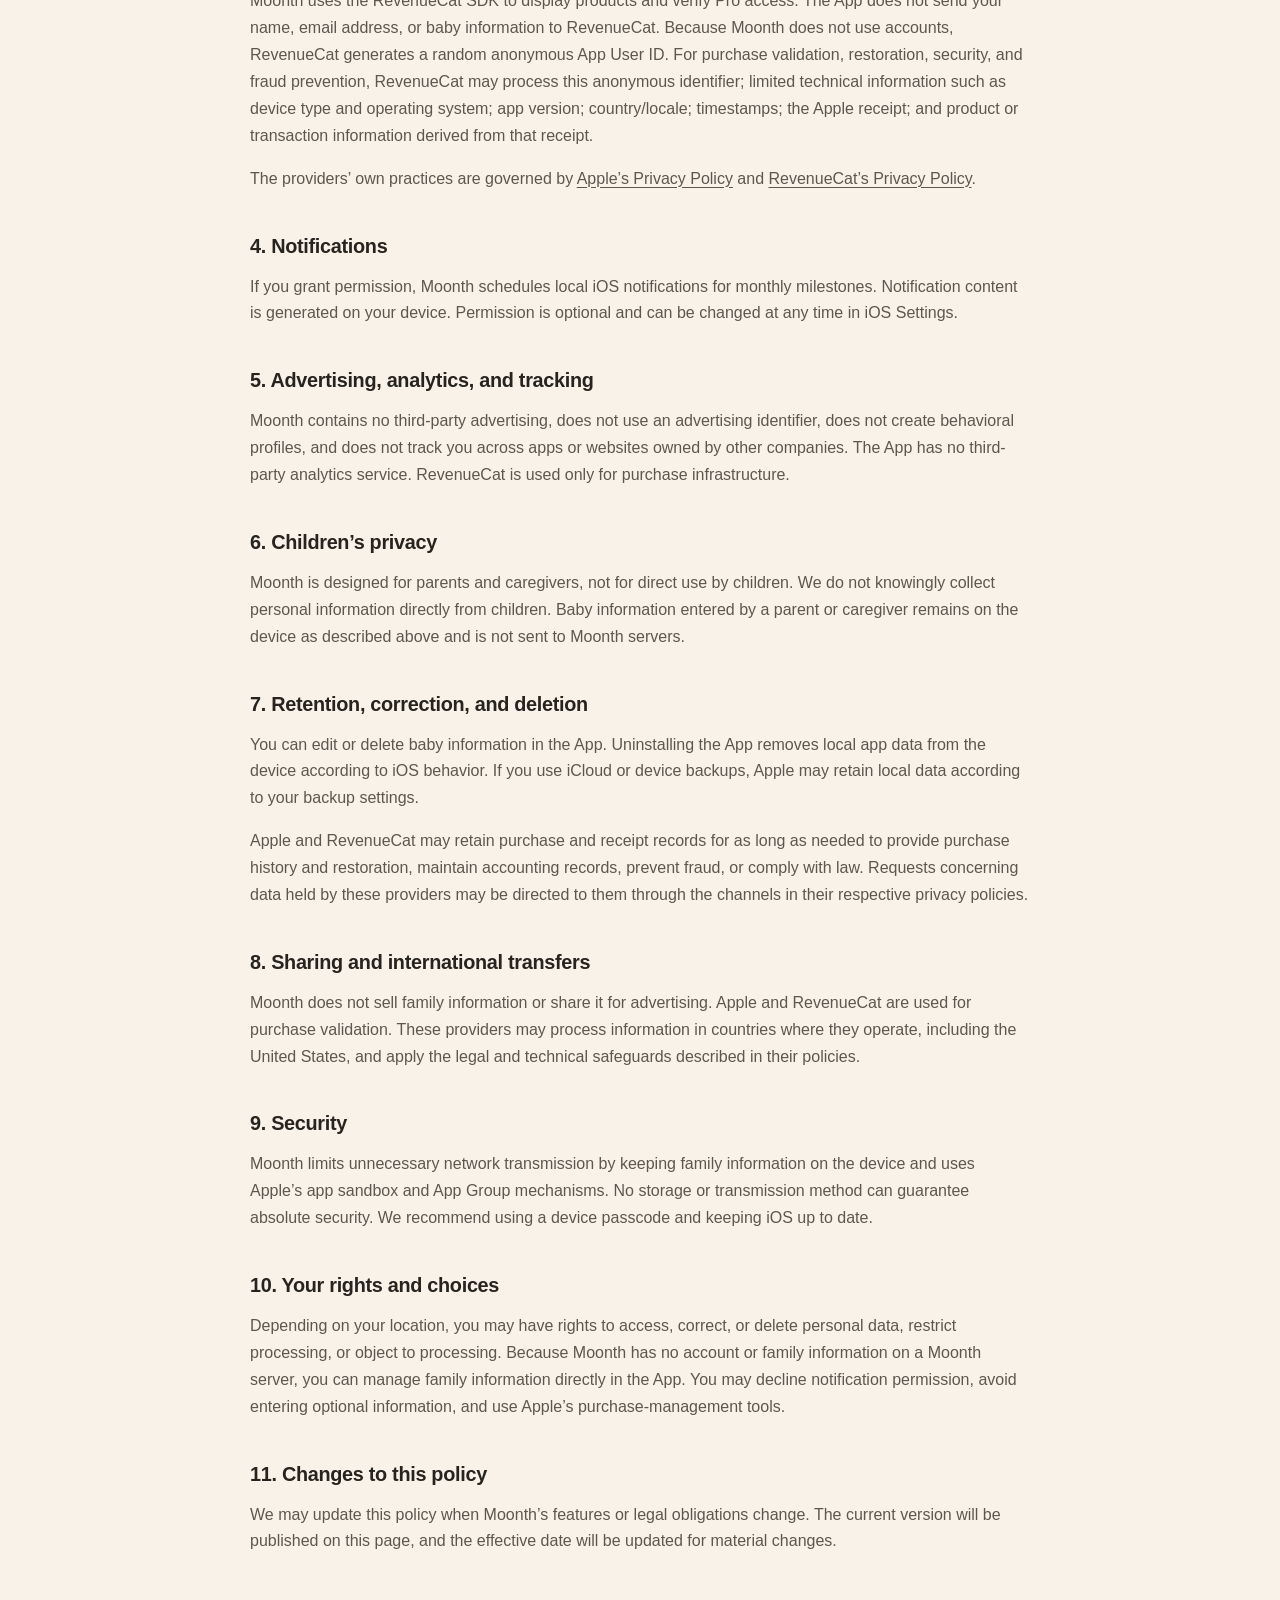
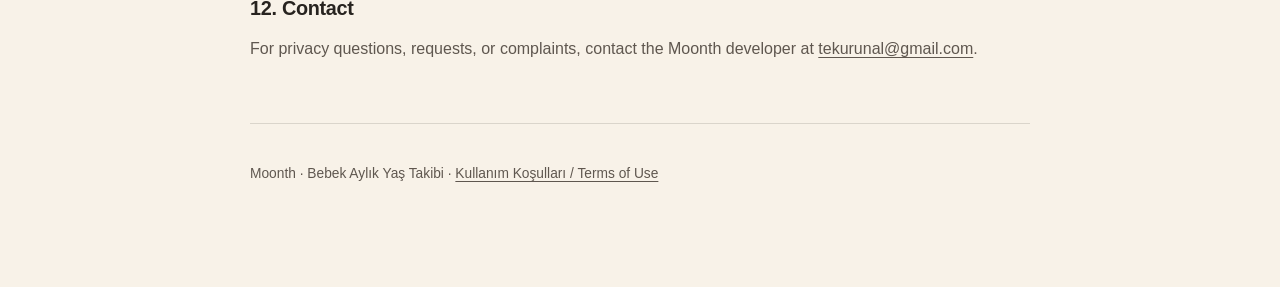
<file: privacy.html>
<!doctype html>
<html lang="tr">
<head>
  <meta charset="utf-8">
  <meta name="viewport" content="width=device-width, initial-scale=1">
  <meta name="description" content="Moonth uygulamasının gizlilik politikası ve veri işleme uygulamaları.">
  <title>Moonth Gizlilik Politikası · Privacy Policy</title>
  <link rel="icon" href="assets/app-icon.png">
  <style>
    :root {
      color-scheme: light dark;
      font-family: -apple-system, BlinkMacSystemFont, "Segoe UI", sans-serif;
      --paper: #f8f2e8; --ink: #27231f; --muted: #5f574f;
      --accent: #b94f43; --line: rgba(39,35,31,.14); --card: rgba(255,255,255,.46);
    }
    * { box-sizing: border-box; }
    html { scroll-behavior: smooth; }
    body { margin: 0; background: var(--paper); color: var(--ink); }
    main { width: min(780px, calc(100% - 40px)); margin: 0 auto; padding: 48px 0 88px; }
    h1 { margin: 0 0 10px; font-size: clamp(2.25rem, 8vw, 4.2rem); line-height: .98; letter-spacing: -.055em; }
    h2 { margin: 42px 0 12px; font-size: 1.24rem; letter-spacing: -.015em; }
    p, li, td, th { line-height: 1.68; }
    p, li, td { color: var(--muted); }
    a { color: inherit; text-underline-offset: 3px; }
    a:hover { color: var(--accent); }
    .back { display: inline-flex; margin-bottom: 44px; font-weight: 700; text-decoration: none; }
    .eyebrow { color: var(--accent); font-size: .78rem; font-weight: 800; letter-spacing: .11em; text-transform: uppercase; }
    .meta { margin: 0 0 34px; font-size: .92rem; }
    .summary { margin: 28px 0 38px; padding: 22px 24px; border: 1px solid var(--line); border-radius: 20px; background: var(--card); }
    .summary strong { display: block; margin-bottom: 8px; }
    .summary p { margin: 0; }
    .language-nav { display: flex; flex-wrap: wrap; gap: 10px; margin: 0 0 42px; }
    .language-nav a { padding: 9px 14px; border: 1px solid var(--line); border-radius: 999px; font-size: .88rem; font-weight: 700; text-decoration: none; }
    .language-nav a:first-child { background: var(--ink); color: var(--paper); }
    .policy + .policy { margin-top: 80px; padding-top: 72px; border-top: 1px solid var(--line); }
    .table-wrap { overflow-x: auto; margin: 18px 0 30px; border: 1px solid var(--line); border-radius: 16px; }
    table { width: 100%; min-width: 620px; border-collapse: collapse; }
    th, td { padding: 14px 16px; text-align: left; vertical-align: top; border-bottom: 1px solid var(--line); }
    th { font-size: .82rem; letter-spacing: .04em; text-transform: uppercase; }
    tr:last-child td { border-bottom: 0; }
    footer { margin-top: 60px; padding-top: 24px; border-top: 1px solid var(--line); font-size: .86rem; }
    @media (prefers-color-scheme: dark) {
      :root { --paper: #171614; --ink: #f6efe5; --muted: #c9c0b5; --accent: #ee9b8f; --line: rgba(255,255,255,.14); --card: rgba(255,255,255,.045); }
    }
    @media (max-width: 600px) { main { padding-top: 32px; } .back { margin-bottom: 36px; } .summary { padding: 19px; } }
  </style>
</head>
<body>
  <main>
    <a class="back" href="index.html">← Moonth ana sayfası</a>
    <div class="eyebrow">Moonth · Bebek Aylık Yaş Takibi</div>
    <h1>Gizlilik Politikası</h1>
    <p class="meta">Yürürlük tarihi: 7 Kasım 2026 · Son güncelleme: 7 Kasım 2026</p>

    <nav class="language-nav" aria-label="Dil seçimi">
      <a href="#turkce">Türkçe</a>
      <a href="#english">English</a>
    </nav>

    <section class="policy" id="turkce" lang="tr">
      <div class="summary">
        <strong>Kısa özet</strong>
        <p>Moonth hesap açmanızı istemez. Bebeğin adı ve doğum bilgileri Moonth sunucularına gönderilmez; cihazınızda ve widget’ların kullandığı güvenli iOS App Group alanında saklanır. Uygulamada reklam veya uygulamalar arası takip yoktur. Satın alma işlemleri Apple tarafından gerçekleştirilir ve Pro erişiminin doğrulanmasında RevenueCat kullanılır.</p>
      </div>

      <p>Bu Gizlilik Politikası, Moonth mobil uygulamasını ve iOS widget’larını (birlikte “Moonth” veya “Uygulama”) kullandığınızda bilgilerin nasıl işlendiğini açıklar. Moonth, ebeveynlerin ve bakım verenlerin bebeğin takvimsel yaşını, aylık dönüm noktalarını ve kişiselleştirilmiş widget’ları görmesine yardımcı olur.</p>

      <h2>1. İşlenen bilgiler ve amaçları</h2>
      <div class="table-wrap">
        <table>
          <thead><tr><th>Bilgi</th><th>Amaç</th><th>Nerede tutulur?</th></tr></thead>
          <tbody>
            <tr><td>Bebeğin görünen adı, doğum tarihi ve isteğe bağlı doğum saati</td><td>Yaşı ve dönüm noktalarını hesaplamak; uygulama ve widget’ları kişiselleştirmek</td><td>Yalnızca cihazınızda ve iOS App Group alanında</td></tr>
            <tr><td>Widget stili, yaş gösterim biçimi, tema ve bildirim tercihleri</td><td>Seçtiğiniz görünümü, widget’ları ve hatırlatıcıları sunmak</td><td>Yalnızca cihazınızda ve iOS App Group alanında</td></tr>
            <tr><td>Sınırlı onboarding ve özellik olayları</td><td>Uygulama içindeki akış durumunu korumak ve özelliklerin yerel olarak çalışmasını sağlamak</td><td>Yalnızca cihazınızda; üçüncü taraf analiz servisine gönderilmez</td></tr>
            <tr><td>Anonim uygulama kullanıcı kimliği, satın alma geçmişi ve işlem/ürün bilgileri</td><td>Moonth Pro satın alımını doğrulamak, geri yüklemek ve dolandırıcılığı önlemek</td><td>Apple ve RevenueCat sistemlerinde</td></tr>
          </tbody>
        </table>
      </div>

      <h2>2. Cihazda saklanan aile bilgileri</h2>
      <p>Moonth’a girdiğiniz bebeğin görünen adı, doğum tarihi, isteğe bağlı doğum saati, widget tercihleri, yaş biçimi, tema ve bildirim tercihleri cihazınızda tutulur. Widget’ların bu bilgilere erişebilmesi için Apple’ın iOS App Group mekanizması kullanılır. Moonth için kullanıcı hesabı oluşturulmaz ve bu aile bilgileri Moonth tarafından işletilen bir sunucuya yüklenmez.</p>

      <h2>3. Satın almalar ve RevenueCat</h2>
      <p>Moonth Pro’yu satın aldığınızda veya geri yüklediğinizde ödeme Apple tarafından işlenir. Moonth tam kart numaranızı, Apple Kimliği parolanızı veya ödeme bilgilerinizi görmez.</p>
      <p>Moonth, ürünleri göstermek ve Pro erişimini doğrulamak için RevenueCat SDK’sını kullanır. Uygulama RevenueCat’e adınızı, e-posta adresinizi veya bebeğinizin bilgilerini göndermez. Hesap açılmadığı için RevenueCat rastgele, anonim bir uygulama kullanıcı kimliği oluşturur. RevenueCat; bu anonim kimliği, cihaz türü ve işletim sistemi gibi sınırlı teknik bilgileri, uygulama sürümünü, ülke/yerel ayarı, zaman damgalarını, Apple makbuzunu ve bu makbuzdan türetilen ürün/işlem bilgilerini satın alma doğrulaması, geri yükleme, güvenlik ve dolandırıcılık önleme amaçlarıyla işleyebilir.</p>
      <p>Bu hizmetlerin kendi veri uygulamaları için <a href="https://www.apple.com/legal/privacy/">Apple Gizlilik Politikası</a> ile <a href="https://www.revenuecat.com/privacy/">RevenueCat Gizlilik Politikası</a> geçerlidir.</p>

      <h2>4. Bildirimler</h2>
      <p>İzin verirseniz Moonth, aylık dönüm noktaları için iOS üzerinden yerel bildirimler planlar. Bildirim içeriği cihazınızda oluşturulur. İzin vermek isteğe bağlıdır; izni iOS Ayarlar’dan dilediğiniz zaman değiştirebilirsiniz.</p>

      <h2>5. Reklam, analiz ve takip</h2>
      <p>Moonth üçüncü taraf reklam içermez, reklam kimliği kullanmaz, davranışsal profil oluşturmaz ve farklı şirketlere ait uygulamalar veya web siteleri arasında sizi takip etmez. Uygulamada üçüncü taraf analiz hizmeti bulunmaz. RevenueCat yalnızca satın alma altyapısı için kullanılır.</p>

      <h2>6. Çocukların gizliliği</h2>
      <p>Moonth çocukların doğrudan kullanımı için değil, ebeveynler ve bakım verenler için tasarlanmıştır. Çocuklardan bilerek doğrudan kişisel bilgi toplamayız. Bir ebeveynin veya bakım verenin girdiği bebek bilgileri yukarıda açıklandığı şekilde cihazda kalır ve Moonth sunucularına gönderilmez.</p>

      <h2>7. Saklama, düzeltme ve silme</h2>
      <p>Bebek bilgilerini Uygulama içinde değiştirebilir veya silebilirsiniz. Uygulamayı kaldırmak, iOS’un işleyişine uygun biçimde yerel uygulama verilerini cihazdan kaldırır. iCloud veya cihaz yedeğiniz varsa Apple, bu yerel verileri yedekleme ayarlarınıza göre saklayabilir.</p>
      <p>Apple ve RevenueCat, satın alma ve makbuz kayıtlarını satın alma geçmişi, geri yükleme, muhasebe, dolandırıcılık önleme veya yasal yükümlülükler için gerekli olduğu sürece saklayabilir. Bu sağlayıcılardaki verilerle ilgili talepler, kendi gizlilik politikalarında belirtilen kanallardan doğrudan ilgili sağlayıcıya iletilebilir.</p>

      <h2>8. Veri paylaşımı ve uluslararası aktarım</h2>
      <p>Moonth aile bilgilerinizi satmaz veya reklam amacıyla paylaşmaz. Satın alma doğrulaması için Apple ve RevenueCat hizmetlerinden yararlanılır. Bu sağlayıcılar verileri faaliyet gösterdikleri ülkelerde, Amerika Birleşik Devletleri dâhil olmak üzere işleyebilir ve uygun yasal/teknik güvenceleri kendi politikaları doğrultusunda uygular.</p>

      <h2>9. Güvenlik</h2>
      <p>Moonth, aile bilgilerini cihazda tutarak ağ üzerinden gereksiz aktarımı sınırlar ve Apple’ın uygulama sandbox’ı ile App Group mekanizmalarından yararlanır. Bununla birlikte hiçbir saklama veya iletim yöntemi mutlak güvenlik garanti edemez. Cihaz parolası kullanmanızı ve iOS’u güncel tutmanızı öneririz.</p>

      <h2>10. Haklarınız ve tercihleriniz</h2>
      <p>Bulunduğunuz yere bağlı olarak kişisel verilerinize erişme, bunları düzeltme veya silme, işlemeyi kısıtlama ya da işleme itiraz etme gibi haklarınız olabilir. Moonth hesabı veya Moonth sunucusunda aile verisi bulunmadığından, aile bilgilerinizi doğrudan Uygulama içinden yönetebilirsiniz. Bildirim iznini reddedebilir, isteğe bağlı bilgileri girmeyebilir ve Apple’ın satın alma yönetimi araçlarını kullanabilirsiniz.</p>

      <h2>11. Değişiklikler</h2>
      <p>Moonth’un özellikleri veya yasal yükümlülükler değiştiğinde bu politika güncellenebilir. Güncel sürüm bu sayfada yayımlanır ve önemli değişikliklerde yürürlük tarihi yenilenir.</p>

      <h2>12. İletişim</h2>
      <p>Gizlilikle ilgili soru, talep veya şikâyetleriniz için Moonth geliştiricisine <a href="mailto:tekurunal@gmail.com">tekurunal@gmail.com</a> adresinden ulaşabilirsiniz.</p>
    </section>

    <section class="policy" id="english" lang="en">
      <div class="eyebrow">English version</div>
      <h1>Privacy Policy</h1>
      <p class="meta">Effective: November 7, 2026 · Last updated: November 7, 2026</p>

      <div class="summary">
        <strong>Summary</strong>
        <p>Moonth does not require an account. A baby’s name and birth information are not sent to Moonth servers; they remain on your device and in the secure iOS App Group container used by the widgets. Moonth has no advertising or cross-app tracking. Apple processes purchases, and RevenueCat is used to verify Pro access.</p>
      </div>

      <p>This Privacy Policy explains how information is handled when you use the Moonth mobile application and its iOS widgets (together, “Moonth” or the “App”). Moonth helps parents and caregivers view a baby’s calendar age, monthly milestones, and personalized widgets.</p>

      <h2>1. Information processed and why</h2>
      <div class="table-wrap">
        <table>
          <thead><tr><th>Information</th><th>Purpose</th><th>Where it is stored</th></tr></thead>
          <tbody>
            <tr><td>Baby’s display name, date of birth, and optional birth time</td><td>Calculate age and milestones; personalize the App and widgets</td><td>Only on your device and in the iOS App Group container</td></tr>
            <tr><td>Widget style, age format, theme, and notification preferences</td><td>Provide your selected appearance, widgets, and reminders</td><td>Only on your device and in the iOS App Group container</td></tr>
            <tr><td>Limited onboarding and feature events</td><td>Preserve in-app flow state and support local app functionality</td><td>Only on your device; not sent to a third-party analytics service</td></tr>
            <tr><td>Anonymous app user ID, purchase history, and transaction/product information</td><td>Validate and restore Moonth Pro and prevent fraud</td><td>In Apple and RevenueCat systems</td></tr>
          </tbody>
        </table>
      </div>

      <h2>2. Family information stored on your device</h2>
      <p>Moonth stores the baby’s display name, date of birth, optional birth time, widget preferences, age format, theme, and notification preferences on your device. Apple’s iOS App Group mechanism allows the widgets to access this information. Moonth does not create a user account and does not upload this family information to a Moonth-operated server.</p>

      <h2>3. Purchases and RevenueCat</h2>
      <p>When you purchase or restore Moonth Pro, Apple processes the payment. Moonth does not receive your full card number, Apple Account password, or payment credentials.</p>
      <p>Moonth uses the RevenueCat SDK to display products and verify Pro access. The App does not send your name, email address, or baby information to RevenueCat. Because Moonth does not use accounts, RevenueCat generates a random anonymous App User ID. For purchase validation, restoration, security, and fraud prevention, RevenueCat may process this anonymous identifier; limited technical information such as device type and operating system; app version; country/locale; timestamps; the Apple receipt; and product or transaction information derived from that receipt.</p>
      <p>The providers’ own practices are governed by <a href="https://www.apple.com/legal/privacy/">Apple’s Privacy Policy</a> and <a href="https://www.revenuecat.com/privacy/">RevenueCat’s Privacy Policy</a>.</p>

      <h2>4. Notifications</h2>
      <p>If you grant permission, Moonth schedules local iOS notifications for monthly milestones. Notification content is generated on your device. Permission is optional and can be changed at any time in iOS Settings.</p>

      <h2>5. Advertising, analytics, and tracking</h2>
      <p>Moonth contains no third-party advertising, does not use an advertising identifier, does not create behavioral profiles, and does not track you across apps or websites owned by other companies. The App has no third-party analytics service. RevenueCat is used only for purchase infrastructure.</p>

      <h2>6. Children’s privacy</h2>
      <p>Moonth is designed for parents and caregivers, not for direct use by children. We do not knowingly collect personal information directly from children. Baby information entered by a parent or caregiver remains on the device as described above and is not sent to Moonth servers.</p>

      <h2>7. Retention, correction, and deletion</h2>
      <p>You can edit or delete baby information in the App. Uninstalling the App removes local app data from the device according to iOS behavior. If you use iCloud or device backups, Apple may retain local data according to your backup settings.</p>
      <p>Apple and RevenueCat may retain purchase and receipt records for as long as needed to provide purchase history and restoration, maintain accounting records, prevent fraud, or comply with law. Requests concerning data held by these providers may be directed to them through the channels in their respective privacy policies.</p>

      <h2>8. Sharing and international transfers</h2>
      <p>Moonth does not sell family information or share it for advertising. Apple and RevenueCat are used for purchase validation. These providers may process information in countries where they operate, including the United States, and apply the legal and technical safeguards described in their policies.</p>

      <h2>9. Security</h2>
      <p>Moonth limits unnecessary network transmission by keeping family information on the device and uses Apple’s app sandbox and App Group mechanisms. No storage or transmission method can guarantee absolute security. We recommend using a device passcode and keeping iOS up to date.</p>

      <h2>10. Your rights and choices</h2>
      <p>Depending on your location, you may have rights to access, correct, or delete personal data, restrict processing, or object to processing. Because Moonth has no account or family information on a Moonth server, you can manage family information directly in the App. You may decline notification permission, avoid entering optional information, and use Apple’s purchase-management tools.</p>

      <h2>11. Changes to this policy</h2>
      <p>We may update this policy when Moonth’s features or legal obligations change. The current version will be published on this page, and the effective date will be updated for material changes.</p>

      <h2>12. Contact</h2>
      <p>For privacy questions, requests, or complaints, contact the Moonth developer at <a href="mailto:tekurunal@gmail.com">tekurunal@gmail.com</a>.</p>
    </section>

    <footer>
      <p>Moonth · Bebek Aylık Yaş Takibi · <a href="terms.html">Kullanım Koşulları / Terms of Use</a></p>
    </footer>
  </main>
</body>
</html>
</file>
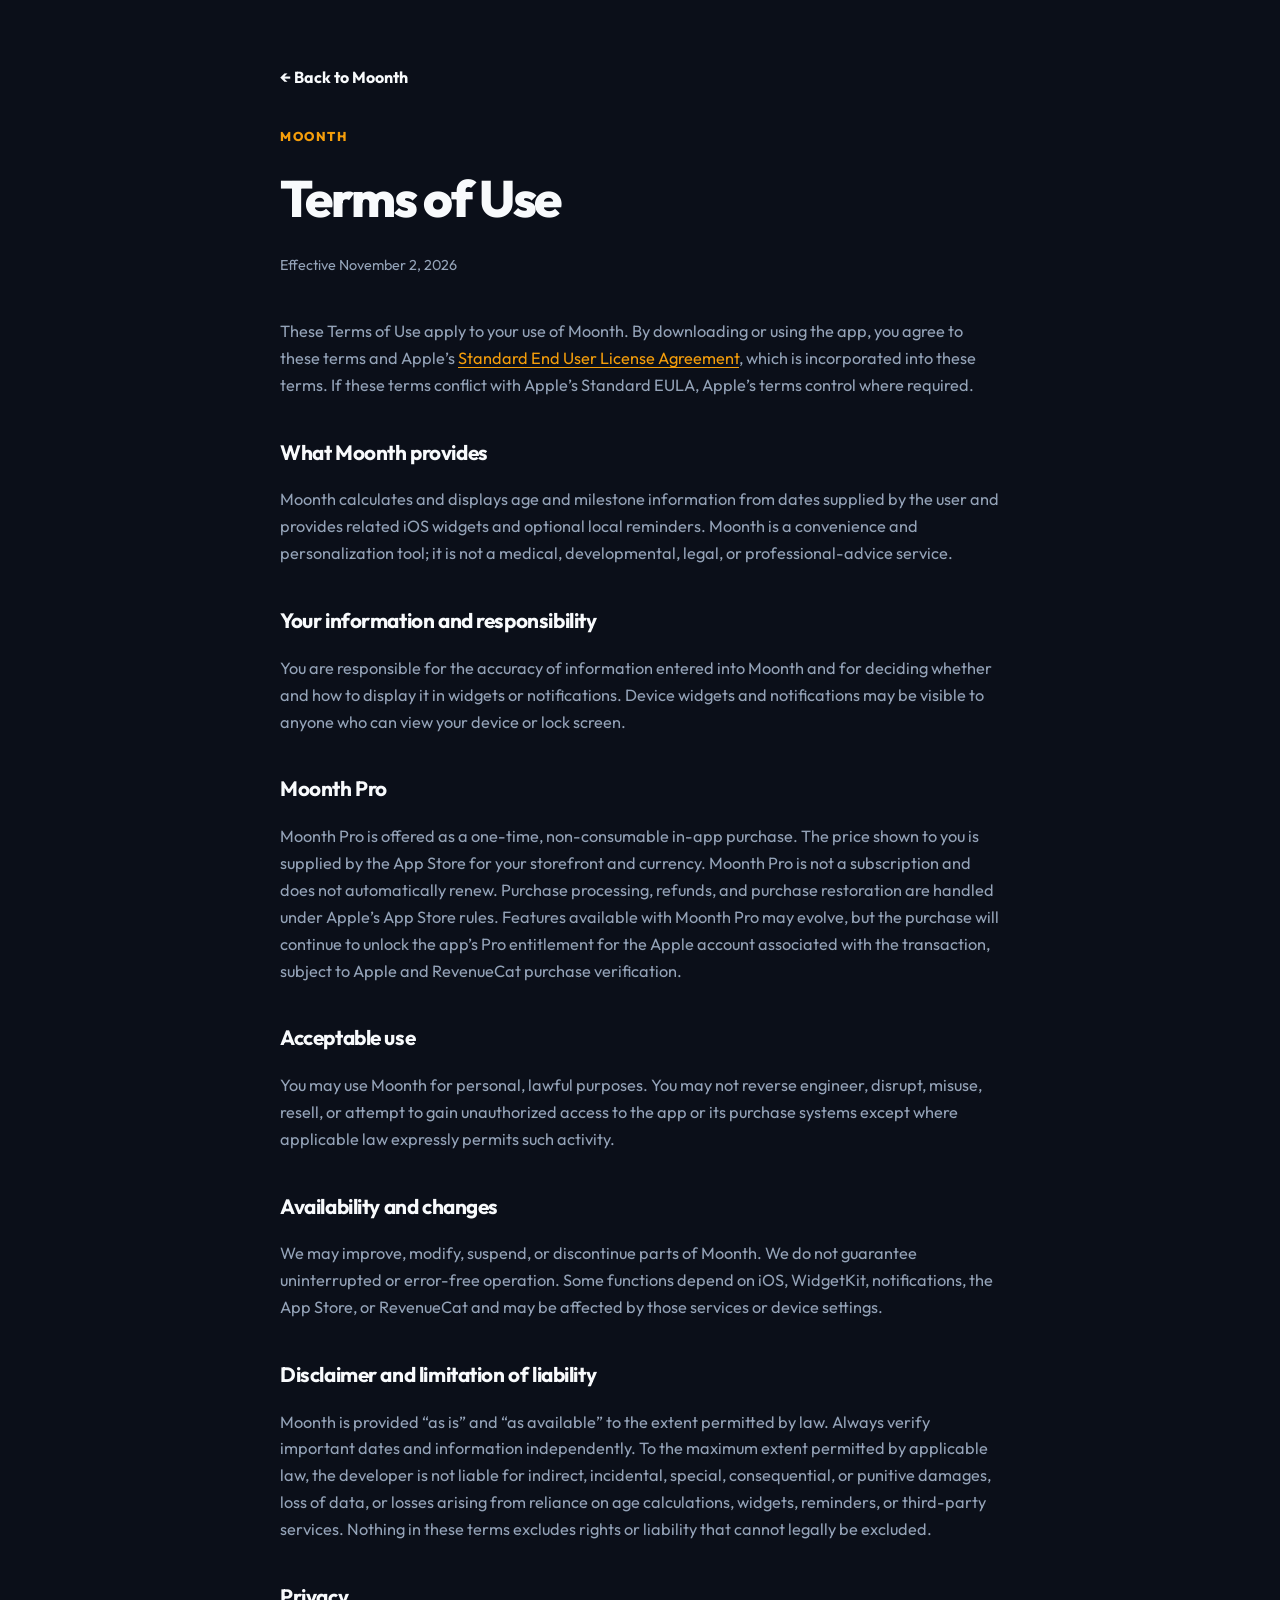
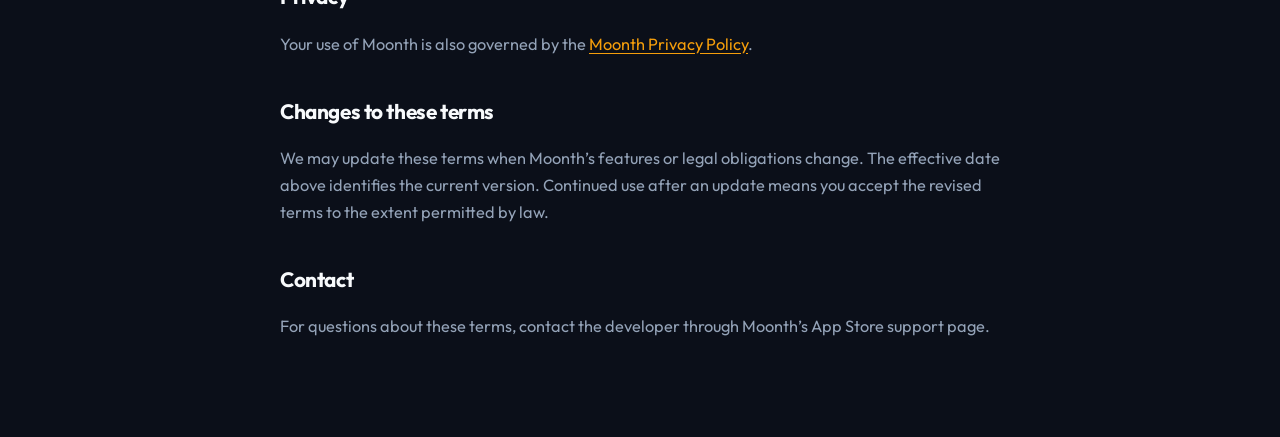
<file: terms.html>
<!doctype html>
<html lang="en">
<head>
  <meta charset="utf-8">
  <meta name="viewport" content="width=device-width, initial-scale=1">
  <title>Moonth Terms of Use</title>
  <link rel="icon" href="assets/app-icon-256.png">
  <link rel="preconnect" href="https://fonts.googleapis.com">
  <link rel="preconnect" href="https://fonts.gstatic.com" crossorigin>
  <link href="https://fonts.googleapis.com/css2?family=Outfit:wght@400;500;600;700;800&display=swap" rel="stylesheet">
  <style>
    :root {
      color-scheme: dark light;
      --bg: #0b0f19;
      --surface: #121826;
      --text: #f8fafc;
      --muted: #94a3b8;
      --amber: #f59e0b;
      --border: rgba(255, 255, 255, 0.1);
      font-family: "Outfit", -apple-system, BlinkMacSystemFont, "Segoe UI", sans-serif;
    }
    body {
      margin: 0;
      background: var(--bg);
      color: var(--text);
      line-height: 1.65;
    }
    main {
      width: min(720px, calc(100% - 40px));
      margin: 0 auto;
      padding: 64px 0 80px;
    }
    h1 {
      margin: 0 0 8px;
      font-size: clamp(2rem, 7vw, 3.2rem);
      letter-spacing: -.04em;
      font-weight: 800;
    }
    h2 {
      margin-top: 36px;
      font-size: 1.3rem;
      font-weight: 700;
      letter-spacing: -.02em;
    }
    p, li {
      color: var(--muted);
      font-size: 1.02rem;
    }
    .eyebrow {
      color: var(--amber);
      font-weight: 800;
      letter-spacing: .12em;
      text-transform: uppercase;
      font-size: 0.8rem;
      margin-bottom: 8px;
    }
    .meta {
      margin-bottom: 40px;
      font-size: .9rem;
      color: var(--muted);
    }
    a {
      color: var(--amber);
      text-underline-offset: 3px;
    }
    .back {
      display: inline-flex;
      align-items: center;
      gap: 6px;
      margin-bottom: 36px;
      font-weight: 700;
      color: var(--text);
      text-decoration: none;
      transition: color 0.2s;
    }
    .back:hover {
      color: var(--amber);
    }
  </style>
</head>
<body>
  <main>
    <a class="back" href="index.html">← Back to Moonth</a>
    <div class="eyebrow">Moonth</div>
    <h1>Terms of Use</h1>
    <p class="meta">Effective November 2, 2026</p>

    <p>These Terms of Use apply to your use of Moonth. By downloading or using the app, you agree to these terms and Apple’s <a href="https://www.apple.com/legal/internet-services/itunes/dev/stdeula/">Standard End User License Agreement</a>, which is incorporated into these terms. If these terms conflict with Apple’s Standard EULA, Apple’s terms control where required.</p>

    <h2>What Moonth provides</h2>
    <p>Moonth calculates and displays age and milestone information from dates supplied by the user and provides related iOS widgets and optional local reminders. Moonth is a convenience and personalization tool; it is not a medical, developmental, legal, or professional-advice service.</p>

    <h2>Your information and responsibility</h2>
    <p>You are responsible for the accuracy of information entered into Moonth and for deciding whether and how to display it in widgets or notifications. Device widgets and notifications may be visible to anyone who can view your device or lock screen.</p>

    <h2>Moonth Pro</h2>
    <p>Moonth Pro is offered as a one-time, non-consumable in-app purchase. The price shown to you is supplied by the App Store for your storefront and currency. Moonth Pro is not a subscription and does not automatically renew. Purchase processing, refunds, and purchase restoration are handled under Apple’s App Store rules. Features available with Moonth Pro may evolve, but the purchase will continue to unlock the app’s Pro entitlement for the Apple account associated with the transaction, subject to Apple and RevenueCat purchase verification.</p>

    <h2>Acceptable use</h2>
    <p>You may use Moonth for personal, lawful purposes. You may not reverse engineer, disrupt, misuse, resell, or attempt to gain unauthorized access to the app or its purchase systems except where applicable law expressly permits such activity.</p>

    <h2>Availability and changes</h2>
    <p>We may improve, modify, suspend, or discontinue parts of Moonth. We do not guarantee uninterrupted or error-free operation. Some functions depend on iOS, WidgetKit, notifications, the App Store, or RevenueCat and may be affected by those services or device settings.</p>

    <h2>Disclaimer and limitation of liability</h2>
    <p>Moonth is provided “as is” and “as available” to the extent permitted by law. Always verify important dates and information independently. To the maximum extent permitted by applicable law, the developer is not liable for indirect, incidental, special, consequential, or punitive damages, loss of data, or losses arising from reliance on age calculations, widgets, reminders, or third-party services. Nothing in these terms excludes rights or liability that cannot legally be excluded.</p>

    <h2>Privacy</h2>
    <p>Your use of Moonth is also governed by the <a href="privacy.html">Moonth Privacy Policy</a>.</p>

    <h2>Changes to these terms</h2>
    <p>We may update these terms when Moonth’s features or legal obligations change. The effective date above identifies the current version. Continued use after an update means you accept the revised terms to the extent permitted by law.</p>

    <h2>Contact</h2>
    <p>For questions about these terms, contact the developer through Moonth’s App Store support page.</p>
  </main>
</body>
</html>
</file>
<file: styles.css>
@import url('https://fonts.googleapis.com/css2?family=Outfit:wght@400;500;600;700;800;900&display=swap');

:root {
  color-scheme: dark light;
  --bg: #0b0f19;
  --bg-alt: #111726;
  --surface: #161f33;
  --surface-card: rgba(22, 31, 51, 0.7);
  --surface-glass: rgba(255, 255, 255, 0.05);
  --border: rgba(255, 255, 255, 0.1);
  --border-focus: #f59e0b;
  --text: #f8fafc;
  --text-muted: #94a3b8;
  --text-dim: #64748b;
  --amber: #f59e0b;
  --amber-soft: rgba(245, 158, 11, 0.15);
  --amber-glow: rgba(245, 158, 11, 0.35);
  --blue: #38bdf8;
  --green: #10b981;
  --indigo: #818cf8;
  --rose: #fb7185;
  --font: "Outfit", -apple-system, BlinkMacSystemFont, "Segoe UI", Roboto, sans-serif;
  --radius-sm: 10px;
  --radius-md: 18px;
  --radius-lg: 28px;
  --radius-phone: 46px;
  --shadow-lg: 0 25px 50px -12px rgba(0, 0, 0, 0.55);
  --shadow-glow: 0 0 60px -15px var(--amber-glow);
  --ease: cubic-bezier(0.16, 1, 0.3, 1);
}

@media (prefers-color-scheme: light) {
  :root {
    --bg: #f8fafc;
    --bg-alt: #f1f5f9;
    --surface: #ffffff;
    --surface-card: rgba(255, 255, 255, 0.85);
    --surface-glass: rgba(0, 0, 0, 0.03);
    --border: rgba(15, 23, 42, 0.08);
    --text: #0f172a;
    --text-muted: #475569;
    --text-dim: #94a3b8;
    --amber: #d97706;
    --amber-soft: rgba(217, 119, 6, 0.12);
    --shadow-lg: 0 20px 40px -15px rgba(15, 23, 42, 0.12);
  }
}

*, *::before, *::after {
  box-sizing: border-box;
}

html {
  scroll-behavior: smooth;
  font-family: var(--font);
  background-color: var(--bg);
  color: var(--text);
  -webkit-font-smoothing: antialiased;
  -moz-osx-font-smoothing: grayscale;
}

body {
  margin: 0;
  padding: 0;
  min-height: 100vh;
  overflow-x: hidden;
  line-height: 1.55;
  background-color: var(--bg);
  color: var(--text);
}

/* Skip link for accessibility */
.skip-link {
  position: absolute;
  top: 12px;
  left: 12px;
  z-index: 100;
  padding: 10px 18px;
  background: var(--amber);
  color: #0b0f19;
  font-weight: 700;
  border-radius: var(--radius-sm);
  transform: translateY(-150%);
  transition: transform 0.2s var(--ease);
  text-decoration: none;
}
.skip-link:focus {
  transform: translateY(0);
}

a {
  color: inherit;
  text-decoration: none;
}

a:focus-visible,
button:focus-visible,
input:focus-visible,
summary:focus-visible {
  outline: 3px solid var(--amber);
  outline-offset: 4px;
  border-radius: 6px;
}

img, picture, svg {
  display: block;
  max-width: 100%;
}

.container {
  width: min(100% - 48px, 1140px);
  margin-inline: auto;
}
.container.narrow {
  width: min(100% - 48px, 760px);
}

/* Header */
.header {
  position: sticky;
  top: 0;
  z-index: 50;
  background: rgba(11, 15, 25, 0.78);
  backdrop-filter: blur(20px);
  -webkit-backdrop-filter: blur(20px);
  border-bottom: 1px solid var(--border);
  transition: background-color 0.3s;
}
@media (prefers-color-scheme: light) {
  .header {
    background: rgba(248, 250, 252, 0.85);
  }
}
.nav {
  display: flex;
  align-items: center;
  justify-content: space-between;
  height: 72px;
}
.brand {
  display: inline-flex;
  align-items: center;
  gap: 12px;
  font-size: 1.25rem;
  font-weight: 800;
  letter-spacing: -0.03em;
}
.brand img {
  border-radius: 10px;
  box-shadow: 0 4px 12px rgba(0, 0, 0, 0.2);
}
.nav-links {
  display: flex;
  align-items: center;
  gap: 32px;
  margin: 0;
  padding: 0;
  list-style: none;
}
.nav-links a {
  font-size: 0.95rem;
  font-weight: 600;
  color: var(--text-muted);
  transition: color 0.2s var(--ease);
}
.nav-links a:hover {
  color: var(--text);
}
.nav-cta {
  padding: 9px 18px;
  background: var(--amber);
  color: #0b0f19 !important;
  font-weight: 700 !important;
  border-radius: 999px;
  transition: transform 0.2s var(--ease), background 0.2s !important;
}
.nav-cta:hover {
  transform: translateY(-1px);
  filter: brightness(1.08);
}

/* Hero Section */
.hero {
  position: relative;
  padding: 72px 0 96px;
  overflow: hidden;
}
.hero::before {
  content: "";
  position: absolute;
  top: -100px;
  left: 50%;
  transform: translateX(-50%);
  width: 900px;
  height: 600px;
  background: radial-gradient(circle, var(--amber-glow) 0%, rgba(56, 189, 248, 0.08) 50%, transparent 70%);
  opacity: 0.65;
  filter: blur(80px);
  pointer-events: none;
  z-index: -1;
}
.hero-grid {
  display: grid;
  grid-template-columns: 1.1fr 1fr;
  align-items: center;
  gap: 56px;
}
.hero-copy {
  max-width: 580px;
}
.kicker {
  display: inline-flex;
  align-items: center;
  gap: 8px;
  font-size: 0.8rem;
  font-weight: 800;
  letter-spacing: 0.12em;
  text-transform: uppercase;
  color: var(--amber);
  margin-bottom: 16px;
}
.kicker::before {
  content: "";
  display: inline-block;
  width: 8px;
  height: 8px;
  border-radius: 50%;
  background: currentColor;
  box-shadow: 0 0 10px currentColor;
}
h1 {
  font-size: clamp(2.8rem, 5.2vw, 4.4rem);
  font-weight: 900;
  line-height: 1.02;
  letter-spacing: -0.05em;
  margin: 0 0 24px;
}
.accent {
  color: var(--amber);
}
.lead {
  font-size: clamp(1.1rem, 1.8vw, 1.25rem);
  color: var(--text-muted);
  line-height: 1.6;
  margin: 0 0 36px;
}
.hero-cta {
  display: flex;
  align-items: center;
  gap: 16px;
  flex-wrap: wrap;
  margin-bottom: 36px;
}
.store-badge {
  display: inline-flex;
  align-items: center;
  gap: 14px;
  padding: 12px 26px;
  background: #ffffff;
  color: #0b0f19;
  border-radius: var(--radius-md);
  box-shadow: 0 12px 30px -10px rgba(0, 0, 0, 0.4);
  transition: transform 0.25s var(--ease), box-shadow 0.25s var(--ease);
}
.store-badge:hover {
  transform: translateY(-2px);
  box-shadow: 0 18px 40px -10px rgba(245, 158, 11, 0.3);
}
.store-badge-static {
  cursor: default;
}
.store-badge-static:hover {
  transform: none;
  box-shadow: 0 12px 30px -10px rgba(0, 0, 0, 0.4);
}
.store-badge svg {
  width: 28px;
  height: 28px;
  fill: currentColor;
}
.store-badge span {
  display: flex;
  flex-direction: column;
  text-align: left;
}
.store-badge small {
  font-size: 0.72rem;
  font-weight: 600;
  opacity: 0.75;
  line-height: 1;
}
.store-badge strong {
  font-size: 1.15rem;
  font-weight: 800;
  line-height: 1.15;
  letter-spacing: -0.02em;
}
.ghost-link {
  color: var(--text);
  font-weight: 700;
  transition: color 0.2s var(--ease), transform 0.2s var(--ease);
}
.ghost-link:hover {
  color: var(--amber);
  transform: translateX(2px);
}

.trust-list {
  display: flex;
  flex-wrap: wrap;
  gap: 20px;
  padding: 0;
  margin: 0;
  list-style: none;
  font-size: 0.88rem;
  font-weight: 600;
  color: var(--text-muted);
}
.trust-list li {
  display: inline-flex;
  align-items: center;
  gap: 8px;
}
.trust-list svg {
  width: 18px;
  height: 18px;
  fill: none;
  stroke: var(--amber);
  stroke-width: 2.2;
  stroke-linecap: round;
  stroke-linejoin: round;
}

/* Phone Showcase (Hero Visual) */
.hero-visual {
  position: relative;
  min-height: 620px;
  display: flex;
  justify-content: center;
  align-items: center;
}
.phone {
  position: relative;
  width: 290px;
  margin: 0;
  padding: 10px;
  background: #1e2533;
  border: 1.5px solid rgba(255, 255, 255, 0.2);
  border-radius: var(--radius-phone);
  box-shadow: 0 35px 70px -20px rgba(0, 0, 0, 0.65), 0 0 0 1px rgba(0, 0, 0, 0.4);
  transition: transform 0.4s var(--ease);
}
.phone figcaption {
  position: absolute;
  bottom: -32px;
  left: 50%;
  transform: translateX(-50%);
  font-size: 0.75rem;
  font-weight: 700;
  letter-spacing: 0.08em;
  text-transform: uppercase;
  color: var(--text-dim);
  white-space: nowrap;
}
.phone .screen {
  position: relative;
  width: 100%;
  aspect-ratio: 9 / 19.5;
  border-radius: 36px;
  overflow: hidden;
  background: #000;
}

/* Lock Screen phone */
.phone-lock {
  z-index: 2;
  transform: translateX(-24px) rotate(-3deg);
}
.phone-lock:hover {
  transform: translateX(-24px) translateY(-6px) rotate(-1deg);
}
.phone-lock .wallpaper {
  width: 100%;
  height: 100%;
  object-fit: cover;
}

/* The Lock Screen Widget Overlay */
.lock-widget {
  position: absolute;
  left: 20px;
  bottom: 84px;
  display: flex;
  align-items: center;
  gap: 12px;
  padding: 10px 16px;
  background: rgba(0, 0, 0, 0.28);
  backdrop-filter: blur(25px);
  -webkit-backdrop-filter: blur(25px);
  border: 1px solid rgba(255, 255, 255, 0.22);
  border-radius: 18px;
  box-shadow: 0 8px 30px rgba(0, 0, 0, 0.35);
  color: #ffffff;
}
.lock-widget .lw-num {
  font-size: 2.85rem;
  font-weight: 900;
  line-height: 0.9;
  letter-spacing: -0.06em;
  color: #ffffff;
  text-shadow: 0 2px 8px rgba(0, 0, 0, 0.4);
}
.lock-widget .lw-text {
  display: flex;
  flex-direction: column;
}
.lock-widget .lw-text b {
  font-size: 0.88rem;
  font-weight: 700;
  line-height: 1.15;
  text-shadow: 0 1px 4px rgba(0, 0, 0, 0.4);
}
.lock-widget .lw-text i {
  font-style: normal;
  font-size: 0.78rem;
  font-weight: 500;
  opacity: 0.85;
}

/* Home Screen phone */
.phone-home {
  position: absolute;
  right: 12px;
  top: 40px;
  z-index: 1;
  transform: translateX(20px) rotate(4deg);
  opacity: 0.92;
}
.phone-home:hover {
  opacity: 1;
  transform: translateX(20px) translateY(-6px) rotate(2deg);
}
.home-screen {
  background: linear-gradient(135deg, #1e293b 0%, #0f172a 100%);
  padding: 14px 14px 20px;
  display: flex;
  flex-direction: column;
  justify-content: space-between;
}
.status {
  display: flex;
  justify-content: space-between;
  align-items: center;
  font-size: 0.65rem;
  font-weight: 800;
  color: rgba(255, 255, 255, 0.8);
  padding: 0 4px;
}
.status-icons {
  font-size: 0.55rem;
  letter-spacing: 2px;
}
.w {
  border-radius: 20px;
  overflow: hidden;
  box-shadow: 0 10px 24px rgba(0, 0, 0, 0.4);
}
.w-medium {
  background: #111827;
  border: 1px solid rgba(255, 255, 255, 0.12);
  padding: 14px;
  color: #fff;
  margin-top: 10px;
}
.w-row {
  display: flex;
  justify-content: space-between;
  align-items: center;
  font-size: 0.7rem;
}
.w-name {
  font-weight: 700;
  color: var(--blue);
  text-transform: uppercase;
  letter-spacing: 0.08em;
}
.w-tag {
  background: rgba(245, 158, 11, 0.2);
  color: var(--amber);
  padding: 2px 7px;
  border-radius: 999px;
  font-weight: 800;
  font-size: 0.58rem;
}
.w-big {
  font-size: 1.28rem;
  font-weight: 800;
  letter-spacing: -0.03em;
  margin: 6px 0;
}
.w-rule {
  height: 1px;
  background: rgba(255, 255, 255, 0.08);
  margin: 6px 0;
}
.w-foot {
  color: var(--text-muted);
  font-size: 0.68rem;
}
.w-foot .amber {
  color: var(--amber);
  font-weight: 700;
}
.app-label {
  text-align: center;
  font-size: 0.65rem;
  color: rgba(255, 255, 255, 0.7);
  margin: 4px 0 12px;
}
.icons {
  display: grid;
  grid-template-columns: repeat(4, 1fr);
  gap: 12px 10px;
  padding: 0 6px;
}
.icons i {
  aspect-ratio: 1;
  border-radius: 12px;
  background-color: var(--c, #64748b);
  box-shadow: 0 4px 10px rgba(0, 0, 0, 0.25);
}
.w-small {
  width: 96px;
  height: 96px;
  margin: 10px 0 0 6px;
  padding: 12px;
  background: #1e1b4b;
  border: 1px solid rgba(129, 140, 248, 0.3);
  display: flex;
  flex-direction: column;
  justify-content: center;
  text-align: center;
}
.w-small .bn {
  font-size: 2.2rem;
  font-weight: 900;
  line-height: 0.9;
  color: #f8fafc;
}
.w-small .bn-sub {
  font-size: 0.65rem;
  font-weight: 700;
  color: #a5b4fc;
}
.w-small .bn-name {
  font-size: 0.58rem;
  color: #6366f1;
  text-transform: uppercase;
}
.dock {
  background: rgba(255, 255, 255, 0.15);
  backdrop-filter: blur(16px);
  -webkit-backdrop-filter: blur(16px);
  border-radius: 20px;
  padding: 8px 12px;
  display: grid;
  grid-template-columns: repeat(4, 1fr);
  gap: 10px;
  margin-top: auto;
}
.dock i {
  aspect-ratio: 1;
  border-radius: 11px;
  background: var(--c);
}

/* Stats Section */
.stats {
  padding: 42px 0;
  border-block: 1px solid var(--border);
  background: var(--bg-alt);
}
.stats-grid {
  display: grid;
  grid-template-columns: repeat(4, 1fr);
  gap: 28px;
  text-align: center;
}
.stats-grid strong {
  display: block;
  font-size: clamp(2.4rem, 4vw, 3.2rem);
  font-weight: 900;
  letter-spacing: -0.05em;
  color: var(--amber);
  line-height: 1;
  margin-bottom: 6px;
}
.stats-grid span {
  font-size: 0.95rem;
  font-weight: 600;
  color: var(--text-muted);
}

/* Generic Section Styles */
.section {
  padding: 108px 0;
}
.section-alt {
  background: var(--bg-alt);
}
.section-head {
  text-align: center;
  max-width: 680px;
  margin: 0 auto 64px;
}
.section-head h2 {
  font-size: clamp(2.2rem, 3.8vw, 3.2rem);
  font-weight: 800;
  line-height: 1.1;
  letter-spacing: -0.04em;
  margin: 0 0 16px;
}
.section-head p {
  font-size: 1.1rem;
  color: var(--text-muted);
  line-height: 1.6;
  margin: 0;
}

/* Split Layout */
.split {
  display: grid;
  grid-template-columns: 1.1fr 1fr;
  align-items: center;
  gap: 64px;
}
.split-rev {
  grid-template-columns: 1fr 1.1fr;
}
.split-copy h2 {
  font-size: clamp(2.2rem, 3.8vw, 3.2rem);
  font-weight: 800;
  line-height: 1.1;
  letter-spacing: -0.04em;
  margin: 0 0 20px;
}
.split-copy p {
  font-size: 1.1rem;
  color: var(--text-muted);
  line-height: 1.65;
  margin-bottom: 28px;
}
.checks {
  list-style: none;
  padding: 0;
  margin: 0;
  display: grid;
  gap: 16px;
}
.checks li {
  position: relative;
  padding-left: 28px;
  font-size: 0.98rem;
  line-height: 1.5;
  color: var(--text);
}
.checks li::before {
  content: "";
  position: absolute;
  left: 0;
  top: 6px;
  width: 14px;
  height: 14px;
  border-radius: 50%;
  background: var(--amber);
  box-shadow: 0 0 8px var(--amber-glow);
}
.checks li b {
  color: var(--amber);
}

/* Accessory Stage (Lock Screen Widgets) */
.accessory-stage {
  padding: 36px 32px;
  background: linear-gradient(145deg, #121826 0%, #0c101b 100%);
  border: 1px solid var(--border);
  border-radius: var(--radius-lg);
  box-shadow: var(--shadow-lg);
}
.acc-clock {
  text-align: center;
  margin-bottom: 24px;
  padding-bottom: 20px;
  border-bottom: 1px dashed rgba(255, 255, 255, 0.12);
}
.acc-inline {
  display: block;
  font-size: 0.88rem;
  font-weight: 700;
  color: #ffffff;
  letter-spacing: 0.04em;
  margin-bottom: 8px;
}
.acc-time {
  display: block;
  font-size: 4.8rem;
  font-weight: 900;
  line-height: 0.9;
  letter-spacing: -0.05em;
  color: rgba(255, 255, 255, 0.92);
}
.acc-row {
  display: flex;
  align-items: center;
  justify-content: center;
  gap: 20px;
  margin-bottom: 20px;
}
.acc {
  background: rgba(255, 255, 255, 0.08);
  border: 1px solid rgba(255, 255, 255, 0.18);
  backdrop-filter: blur(12px);
  -webkit-backdrop-filter: blur(12px);
  color: #ffffff;
}
.acc-circ {
  position: relative;
  width: 86px;
  height: 86px;
  border-radius: 50%;
  display: grid;
  place-items: center;
}
.acc-circ svg {
  position: absolute;
  inset: 0;
  width: 100%;
  height: 100%;
  transform: rotate(-90deg);
}
.ring-bg {
  fill: none;
  stroke: rgba(255, 255, 255, 0.15);
  stroke-width: 5;
}
.ring-fg {
  fill: none;
  stroke: var(--amber);
  stroke-width: 5;
  stroke-linecap: round;
  transition: stroke-dasharray 0.6s var(--ease);
}
.acc-circ span {
  display: flex;
  flex-direction: column;
  align-items: center;
  line-height: 1;
}
.acc-circ b {
  font-size: 1.7rem;
  font-weight: 900;
  letter-spacing: -0.04em;
}
.acc-circ i {
  font-style: normal;
  font-size: 0.62rem;
  font-weight: 800;
  opacity: 0.8;
  letter-spacing: 0.05em;
}
.acc-rect {
  display: flex;
  align-items: center;
  gap: 12px;
  padding: 14px 20px;
  border-radius: 20px;
  min-width: 190px;
}
.acc-rect .ar-num {
  font-size: 2.5rem;
  font-weight: 900;
  line-height: 0.9;
  letter-spacing: -0.05em;
}
.acc-rect .ar-text {
  display: flex;
  flex-direction: column;
}
.acc-rect .ar-text b {
  font-size: 0.82rem;
  font-weight: 700;
  line-height: 1.15;
}
.acc-rect .ar-text i {
  font-style: normal;
  font-size: 0.74rem;
  font-weight: 500;
  opacity: 0.8;
}

.acc-family {
  display: flex;
  flex-direction: column;
  gap: 8px;
  padding: 12px 18px;
  border-radius: 18px;
  background: rgba(255, 255, 255, 0.05);
  border: 1px solid rgba(255, 255, 255, 0.12);
}
.acc-family span {
  display: flex;
  align-items: center;
  gap: 10px;
  font-size: 0.84rem;
  font-weight: 700;
}
.acc-family i {
  width: 8px;
  height: 8px;
  border-radius: 50%;
  background: var(--c);
}
.acc-family em {
  font-style: normal;
  margin-left: auto;
  font-weight: 500;
  opacity: 0.75;
  font-size: 0.78rem;
}

/* Theme Showcase Grid */
.theme-grid {
  list-style: none;
  padding: 0;
  margin: 0 0 32px;
  display: grid;
  grid-template-columns: repeat(4, 1fr);
  gap: 22px;
}
.theme {
  display: flex;
  flex-direction: column;
}
.theme p {
  display: flex;
  align-items: center;
  justify-content: space-between;
  margin: 12px 4px 0;
  font-size: 0.95rem;
}
.theme p b {
  font-weight: 700;
}
.free, .pro {
  font-size: 0.65rem;
  font-weight: 800;
  letter-spacing: 0.08em;
  text-transform: uppercase;
  padding: 2px 7px;
  border-radius: 6px;
}
.free {
  background: rgba(16, 185, 129, 0.16);
  color: #10b981;
}
.pro {
  background: var(--amber-soft);
  color: var(--amber);
}

/* Theme Widget Previews (.tw) */
.tw {
  position: relative;
  aspect-ratio: 1;
  border-radius: var(--radius-md);
  padding: 16px;
  overflow: hidden;
  display: flex;
  flex-direction: column;
  justify-content: space-between;
  box-shadow: 0 10px 25px -8px rgba(0, 0, 0, 0.4);
  transition: transform 0.3s var(--ease), box-shadow 0.3s var(--ease);
}
.theme:hover .tw {
  transform: translateY(-4px);
  box-shadow: 0 16px 36px -10px rgba(0, 0, 0, 0.5);
}

/* Individual Theme Designs */
.tw-sketch {
  background: #fffdf8;
  color: #1e293b;
  border: 1px solid rgba(0, 0, 0, 0.1);
}
.tw-sketch .tw-top {
  display: flex;
  justify-content: space-between;
  font-weight: 800;
  font-size: 0.75rem;
}
.tw-sketch .tag {
  background: #f1f5f9;
  padding: 1px 6px;
  border-radius: 4px;
  color: #475569;
}
.tw-sketch .tw-age {
  font-size: 1.25rem;
  font-weight: 900;
  line-height: 1.05;
  letter-spacing: -0.03em;
  color: #0f172a;
}
.tw-sketch .tw-line {
  height: 2px;
  background: #e2e8f0;
}
.tw-sketch .tw-top.small {
  font-size: 0.7rem;
  color: #64748b;
}
.tw-sketch .tw-top.small .amber {
  color: #d97706;
}

.tw-bignum {
  background: #0f172a;
  color: #fff;
  border: 1px solid rgba(255, 255, 255, 0.1);
  text-align: center;
  justify-content: center;
  gap: 2px;
}
.tw-bignum .n {
  font-size: 3.4rem;
  font-weight: 900;
  line-height: 0.88;
  letter-spacing: -0.06em;
  color: var(--amber);
}
.tw-bignum .s {
  font-size: 0.75rem;
  font-weight: 700;
  color: #cbd5e1;
}
.tw-bignum .nm {
  font-size: 0.65rem;
  font-weight: 800;
  color: #64748b;
  text-transform: uppercase;
  letter-spacing: 0.1em;
}

.tw-night {
  background: #090e1f;
  color: #f8fafc;
  border: 1px solid rgba(255, 255, 255, 0.1);
}
.tw-night .moon {
  position: absolute;
  top: 14px;
  right: 14px;
  width: 24px;
  height: 24px;
  border-radius: 50%;
  box-shadow: -6px 3px 0 0 #fde047;
}
.tw-night .stars {
  position: absolute;
  inset: 0;
  background-image: radial-gradient(circle at 25% 25%, #fde047 1px, transparent 1.5px),
                    radial-gradient(circle at 60% 40%, #ffffff 1px, transparent 1.5px),
                    radial-gradient(circle at 35% 75%, #ffffff 0.8px, transparent 1.2px);
}
.tw-night .age {
  position: relative;
  font-size: 1.15rem;
  font-weight: 800;
  margin-top: auto;
  line-height: 1.15;
}
.tw-night .nm {
  position: relative;
  font-size: 0.7rem;
  font-weight: 700;
  color: #93c5fd;
  text-transform: uppercase;
}

.tw-score {
  background: #18181b;
  color: #fff;
  border: 1px solid #27272a;
}
.tw-score .lbl {
  font-size: 0.62rem;
  font-weight: 800;
  letter-spacing: 0.12em;
  color: #a1a1aa;
}
.tw-score .cells {
  display: flex;
  gap: 6px;
  margin: auto 0;
}
.tw-score .cells span {
  flex: 1;
  background: #09090b;
  border: 1px solid #3f3f46;
  border-radius: 6px;
  padding: 6px 4px;
  text-align: center;
  font-size: 1.1rem;
  font-weight: 900;
  color: #fbbf24;
  font-family: ui-monospace, monospace;
}
.tw-score .cells i {
  display: block;
  font-style: normal;
  font-size: 0.52rem;
  color: #71717a;
  letter-spacing: 0.08em;
}

.tw-term {
  background: #050811;
  border: 1px solid #1e293b;
  font-family: ui-monospace, monospace;
  font-size: 0.68rem;
  color: #22c55e;
  padding: 14px;
  gap: 4px;
}
.tw-term .dim {
  color: #64748b;
}
.tw-term .hl {
  color: #4ade80;
  font-weight: 700;
  font-size: 0.78rem;
}

.tw-pixel {
  background: #31135e;
  border: 2px solid #5b21b6;
  color: #e9d5ff;
}
.tw-pixel .lvl {
  font-size: 0.62rem;
  font-weight: 900;
  color: #facc15;
  letter-spacing: 0.1em;
}
.tw-pixel .who {
  font-size: 1.1rem;
  font-weight: 900;
  letter-spacing: 0.05em;
}
.tw-pixel .xp {
  height: 10px;
  background: #1e0b3c;
  border-radius: 999px;
  overflow: hidden;
  border: 1px solid #7c3aed;
  margin: 6px 0 2px;
}
.tw-pixel .xp span {
  display: block;
  height: 100%;
  width: var(--p, 50%);
  background: linear-gradient(90deg, #ec4899, #facc15);
}
.tw-pixel .xpt {
  font-size: 0.62rem;
  font-weight: 800;
  color: #d8b4fe;
}

.tw-paper {
  background: #faf8f5;
  color: #1c1917;
  border: 1px solid #d6d3d1;
  font-family: Georgia, serif;
}
.tw-paper .brk {
  font-family: var(--font);
  font-size: 0.58rem;
  font-weight: 900;
  background: #dc2626;
  color: #fff;
  padding: 2px 5px;
  border-radius: 3px;
  width: max-content;
}
.tw-paper .head {
  font-size: 1rem;
  font-weight: 900;
  line-height: 1.1;
  letter-spacing: -0.02em;
}
.tw-paper .rule {
  height: 1px;
  background: #1c1917;
}
.tw-paper .sub {
  font-family: var(--font);
  font-size: 0.64rem;
  color: #78716c;
  line-height: 1.3;
}

.tw-clouds {
  background: linear-gradient(180deg, #e0f2fe 0%, #fef3c7 100%);
  color: #0369a1;
  border: 1px solid #bae6fd;
}
.tw-clouds .sun {
  position: absolute;
  top: 14px;
  right: 14px;
  width: 28px;
  height: 28px;
  border-radius: 50%;
  background: #fde047;
  box-shadow: 0 0 14px #facc15;
}
.tw-clouds .cl {
  position: absolute;
  border-radius: 999px;
  background: rgba(255, 255, 255, 0.85);
  box-shadow: 0 2px 6px rgba(0, 0, 0, 0.05);
}
.tw-clouds .c1 {
  width: 50px;
  height: 20px;
  top: 26px;
  left: 14px;
}
.tw-clouds .c2 {
  width: 40px;
  height: 16px;
  top: 52px;
  right: 28px;
}
.tw-clouds .pill {
  position: relative;
  font-size: 0.72rem;
  font-weight: 800;
  background: #ffffff;
  color: #0284c7;
  padding: 3px 8px;
  border-radius: 999px;
  width: max-content;
  box-shadow: 0 2px 6px rgba(0, 0, 0, 0.06);
}
.tw-clouds .age {
  position: relative;
  font-size: 1.15rem;
  color: #0c4a6e;
  font-weight: 600;
}
.tw-clouds .age b {
  font-size: 1.45rem;
  font-weight: 900;
}

.tw-growth {
  background: #064e3b;
  color: #ecfdf5;
  border: 1px solid #059669;
}
.tw-growth .pill {
  font-size: 0.65rem;
  font-weight: 800;
  color: #a7f3d0;
  letter-spacing: 0.08em;
}
.tw-growth .age {
  font-size: 1.1rem;
  font-weight: 700;
}
.tw-growth .age b {
  font-size: 1.8rem;
  font-weight: 900;
  color: #34d399;
}
.tw-growth .age em {
  font-style: normal;
  font-size: 0.85rem;
  color: #a7f3d0;
}
.tw-growth .bars {
  display: flex;
  gap: 3px;
  height: 8px;
}
.tw-growth .bars i {
  flex: 1;
  background: #34d399;
  border-radius: 2px;
}
.tw-growth .bars i.off {
  background: rgba(255, 255, 255, 0.15);
}

.tw-orbit {
  background: #0f172a;
  color: #fff;
  border: 1px solid rgba(255, 255, 255, 0.1);
  align-items: center;
  justify-content: center;
  text-align: center;
}
.tw-orbit .disc {
  position: relative;
  width: 72px;
  height: 72px;
  display: grid;
  place-items: center;
}
.tw-orbit .disc svg {
  position: absolute;
  inset: 0;
  transform: rotate(-90deg);
}
.o-bg {
  fill: none;
  stroke: rgba(255, 255, 255, 0.15);
  stroke-width: 5;
}
.o-fg {
  fill: none;
  stroke: var(--blue);
  stroke-width: 5;
  stroke-linecap: round;
}
.tw-orbit .disc b {
  font-size: 1.7rem;
  font-weight: 900;
}
.tw-orbit .who {
  font-size: 0.68rem;
  font-weight: 800;
  letter-spacing: 0.1em;
  color: var(--blue);
  margin-top: 6px;
}
.tw-orbit .d {
  font-size: 0.72rem;
  color: #94a3b8;
}

.tw-pitch {
  background: #14532d;
  color: #f0fdf4;
  border: 1px solid #16a34a;
  position: relative;
}
.tw-pitch .lines {
  position: absolute;
  inset: 12px;
  border: 1px solid rgba(255, 255, 255, 0.25);
  border-radius: 8px;
  pointer-events: none;
}
.tw-pitch .n {
  font-size: 3rem;
  font-weight: 900;
  line-height: 0.9;
  color: #ffffff;
}
.tw-pitch .s {
  font-size: 0.72rem;
  font-weight: 800;
  letter-spacing: 0.08em;
  color: #86efac;
}
.tw-pitch .ball {
  position: absolute;
  bottom: 12px;
  right: 12px;
  font-size: 1.4rem;
}

.tw-family {
  background: #1e1b4b;
  color: #f8fafc;
  border: 1px solid #4338ca;
  padding: 14px;
  gap: 6px;
}
.tw-family .fh {
  display: flex;
  justify-content: space-between;
  align-items: center;
  font-size: 0.65rem;
  font-weight: 800;
  letter-spacing: 0.08em;
  color: #a5b4fc;
  margin-bottom: 2px;
}
.tw-family .fh em {
  font-style: normal;
  background: rgba(165, 180, 252, 0.2);
  padding: 1px 5px;
  border-radius: 4px;
}
.tw-family .fr {
  display: flex;
  align-items: center;
  gap: 8px;
  font-size: 0.78rem;
  font-weight: 700;
}
.tw-family .fr i {
  width: 7px;
  height: 7px;
  border-radius: 50%;
  background: var(--c);
}
.tw-family .fr em {
  font-style: normal;
  margin-left: auto;
  font-size: 0.7rem;
  color: #c7d2fe;
  font-weight: 500;
}

.more-note {
  text-align: center;
  color: var(--text-dim);
  font-size: 0.92rem;
  font-weight: 600;
  margin: 0;
}

/* Setup Steps (How it works) */
.how-grid {
  display: grid;
  grid-template-columns: 1fr 1fr;
  gap: 28px;
  margin-bottom: 56px;
}
.how-card {
  padding: 32px 30px;
  background: var(--surface-card);
  border: 1px solid var(--border);
  border-radius: var(--radius-md);
  box-shadow: var(--shadow-lg);
}
.how-card header {
  display: flex;
  align-items: center;
  gap: 14px;
  margin-bottom: 22px;
}
.how-icon {
  font-size: 1.7rem;
  line-height: 1;
}
.how-card h3 {
  font-size: 1.35rem;
  font-weight: 800;
  letter-spacing: -0.02em;
  margin: 0;
}
.how-card ol {
  padding-left: 20px;
  margin: 0;
  display: grid;
  gap: 16px;
  color: var(--text-muted);
}
.how-card li {
  line-height: 1.55;
}
.how-card li b {
  color: var(--text);
}
.how-card li em {
  font-style: normal;
  color: var(--amber);
  font-weight: 700;
}

/* Live Calculator (#try) */
.calc {
  padding: 40px 36px;
  background: linear-gradient(135deg, var(--surface) 0%, #0d1322 100%);
  border: 1px solid var(--border);
  border-radius: var(--radius-lg);
  display: grid;
  grid-template-columns: 1.1fr 1fr;
  align-items: center;
  gap: 48px;
  box-shadow: var(--shadow-glow);
}
.calc-copy h3 {
  font-size: clamp(1.8rem, 3vw, 2.3rem);
  font-weight: 800;
  letter-spacing: -0.03em;
  margin: 8px 0 14px;
}
.calc-copy p {
  color: var(--text-muted);
  font-size: 1.02rem;
  line-height: 1.6;
  margin: 0;
}
.calc-form {
  background: rgba(0, 0, 0, 0.28);
  border: 1px solid rgba(255, 255, 255, 0.12);
  border-radius: var(--radius-md);
  padding: 24px 22px;
  display: flex;
  flex-direction: column;
  gap: 12px;
}
.calc-form label {
  font-size: 0.8rem;
  font-weight: 700;
  letter-spacing: 0.08em;
  text-transform: uppercase;
  color: var(--text-muted);
}
.calc-form input[type="date"] {
  width: 100%;
  padding: 12px 14px;
  background: rgba(255, 255, 255, 0.06);
  border: 1px solid rgba(255, 255, 255, 0.2);
  border-radius: var(--radius-sm);
  color: var(--text);
  font-family: inherit;
  font-size: 1.05rem;
  font-weight: 700;
  outline: none;
  transition: border-color 0.2s;
}
.calc-form input[type="date"]:focus {
  border-color: var(--amber);
  box-shadow: 0 0 0 3px var(--amber-soft);
}
.calc-out {
  display: flex;
  flex-direction: column;
  padding-top: 10px;
  border-top: 1px solid rgba(255, 255, 255, 0.1);
  margin-top: 4px;
}
.calc-big {
  font-size: clamp(1.6rem, 2.5vw, 2.1rem);
  font-weight: 900;
  letter-spacing: -0.04em;
  color: var(--amber);
  line-height: 1.1;
}
.calc-sub {
  font-size: 0.88rem;
  font-weight: 600;
  color: var(--text-muted);
  margin-top: 4px;
}

/* Family Board Section */
.tw-family-lg {
  max-width: 380px;
  margin: 0 auto;
  aspect-ratio: auto;
  padding: 24px;
  gap: 12px;
  border-radius: var(--radius-lg);
  box-shadow: var(--shadow-lg);
}
.tw-family-lg .fh {
  font-size: 0.8rem;
  padding-bottom: 8px;
  border-bottom: 1px solid rgba(255, 255, 255, 0.1);
}
.tw-family-lg .fr {
  font-size: 1rem;
}
.tw-family-lg .fr i {
  width: 10px;
  height: 10px;
}
.tw-family-lg .fr em {
  font-size: 0.88rem;
}

/* Privacy Grid */
.privacy-grid {
  display: grid;
  grid-template-columns: repeat(4, 1fr);
  gap: 22px;
}
.pcard {
  padding: 28px 24px;
  background: var(--surface-card);
  border: 1px solid var(--border);
  border-radius: var(--radius-md);
  box-shadow: var(--shadow-lg);
  display: flex;
  flex-direction: column;
  gap: 12px;
}
.pcard span {
  font-size: 2rem;
  line-height: 1;
}
.pcard h3 {
  font-size: 1.25rem;
  font-weight: 800;
  letter-spacing: -0.02em;
  margin: 0;
}
.pcard p {
  font-size: 0.95rem;
  color: var(--text-muted);
  line-height: 1.6;
  margin: 0;
}

/* Pricing */
.price-grid {
  display: grid;
  grid-template-columns: 1fr 1fr;
  gap: 28px;
  max-width: 820px;
  margin: 0 auto;
}
.price {
  position: relative;
  padding: 40px 36px;
  background: var(--surface-card);
  border: 1px solid var(--border);
  border-radius: var(--radius-lg);
  box-shadow: var(--shadow-lg);
  display: flex;
  flex-direction: column;
}
.price h3 {
  font-size: 1.5rem;
  font-weight: 800;
  margin: 0 0 6px;
}
.price-tag {
  font-size: 3rem;
  font-weight: 900;
  letter-spacing: -0.05em;
  color: var(--text);
  margin: 0 0 24px;
  line-height: 1;
}
.price ul {
  list-style: none;
  padding: 0;
  margin: 0;
  display: grid;
  gap: 14px;
  font-size: 0.98rem;
  color: var(--text-muted);
}
.price li {
  position: relative;
  padding-left: 24px;
}
.price li::before {
  content: "✓";
  position: absolute;
  left: 0;
  font-weight: 900;
  color: var(--green);
}

.price-pro {
  background: linear-gradient(145deg, #182238 0%, #101625 100%);
  border-color: var(--amber);
  box-shadow: var(--shadow-glow);
}
.price-pro .price-tag {
  color: var(--amber);
}
.price-pro li::before {
  color: var(--amber);
}
.price-pro .badge {
  position: absolute;
  top: 20px;
  right: 24px;
  background: var(--amber);
  color: #0b0f19;
  font-size: 0.72rem;
  font-weight: 800;
  letter-spacing: 0.08em;
  text-transform: uppercase;
  padding: 4px 10px;
  border-radius: 999px;
}

/* FAQ Accordion */
.faq {
  display: flex;
  flex-direction: column;
  border-top: 1px solid var(--border);
}
.faq details {
  border-bottom: 1px solid var(--border);
}
.faq summary {
  padding: 24px 0;
  font-size: 1.15rem;
  font-weight: 700;
  letter-spacing: -0.02em;
  cursor: pointer;
  list-style: none;
  display: flex;
  justify-content: space-between;
  align-items: center;
  user-select: none;
  color: var(--text);
  transition: color 0.2s;
}
.faq summary::-webkit-details-marker {
  display: none;
}
.faq summary::after {
  content: "+";
  font-size: 1.6rem;
  font-weight: 400;
  color: var(--amber);
  transition: transform 0.25s var(--ease);
}
.faq details[open] summary::after {
  transform: rotate(45deg);
}
.faq details p {
  padding-bottom: 24px;
  margin: 0;
  color: var(--text-muted);
  line-height: 1.65;
  font-size: 1rem;
}
.faq a {
  color: var(--amber);
  text-decoration: underline;
  text-underline-offset: 3px;
}

/* Final CTA Section */
.final {
  padding: 100px 0 120px;
  position: relative;
  text-align: center;
}
.final-inner {
  max-width: 680px;
  margin: 0 auto;
  display: flex;
  flex-direction: column;
  align-items: center;
}
.final img {
  border-radius: 22px;
  box-shadow: 0 12px 30px rgba(0, 0, 0, 0.4);
  margin-bottom: 24px;
}
.final h2 {
  font-size: clamp(2.3rem, 4vw, 3.4rem);
  font-weight: 900;
  letter-spacing: -0.04em;
  margin: 0 0 12px;
}
.final p {
  font-size: 1.15rem;
  color: var(--text-muted);
  margin: 0 0 32px;
}

/* Footer */
.footer {
  border-top: 1px solid var(--border);
  padding: 48px 0 60px;
  background: var(--bg);
}
.footer-inner {
  display: flex;
  align-items: center;
  justify-content: space-between;
  flex-wrap: wrap;
  gap: 24px;
}
.footer nav {
  display: flex;
  gap: 28px;
}
.footer nav a {
  font-size: 0.9rem;
  font-weight: 600;
  color: var(--text-muted);
  transition: color 0.2s;
}
.footer nav a:hover {
  color: var(--text);
}
.footer p {
  width: 100%;
  margin: 12px 0 0;
  font-size: 0.85rem;
  color: var(--text-dim);
}

/* Scroll Reveal Animations */
.reveal {
  opacity: 0;
  transform: translateY(24px);
  transition: opacity 0.7s var(--ease), transform 0.7s var(--ease);
}
.reveal.is-visible {
  opacity: 1;
  transform: translateY(0);
}

/* Responsive Breakpoints */
@media (max-width: 1024px) {
  .hero-grid {
    grid-template-columns: 1fr;
    text-align: center;
    gap: 40px;
  }
  .hero-copy {
    max-width: none;
    margin: 0 auto;
  }
  .kicker {
    justify-content: center;
  }
  .hero-cta {
    justify-content: center;
  }
  .trust-list {
    justify-content: center;
  }
  .theme-grid {
    grid-template-columns: repeat(3, 1fr);
  }
  .privacy-grid {
    grid-template-columns: repeat(2, 1fr);
  }
  .split, .split-rev, .calc {
    grid-template-columns: 1fr;
    gap: 40px;
  }
}

@media (max-width: 768px) {
  .nav-links {
    display: none;
  }
  .stats-grid {
    grid-template-columns: repeat(2, 1fr);
    gap: 20px;
  }
  .theme-grid {
    grid-template-columns: repeat(2, 1fr);
    gap: 14px;
  }
  .how-grid, .price-grid {
    grid-template-columns: 1fr;
  }
  .privacy-grid {
    grid-template-columns: 1fr;
  }
  .phone-lock {
    transform: translateX(-10px) rotate(-1deg);
  }
  .phone-home {
    transform: translateX(10px) rotate(2deg);
    right: 0;
  }
}

@media (max-width: 480px) {
  .hero-visual {
    min-height: 520px;
  }
  .phone {
    width: 250px;
  }
  .lock-widget {
    left: 12px;
    bottom: 60px;
    padding: 8px 12px;
  }
  .lock-widget .lw-num {
    font-size: 2.2rem;
  }
  .lock-widget .lw-text b {
    font-size: 0.75rem;
  }
  .acc-time {
    font-size: 3.6rem;
  }
  .acc-row {
    flex-direction: column;
  }
}

/* Prefers Reduced Motion */
@media (prefers-reduced-motion: reduce) {
  html {
    scroll-behavior: auto;
  }
  *, *::before, *::after {
    animation-duration: 0.01ms !important;
    animation-iteration-count: 1 !important;
    transition-duration: 0.01ms !important;
  }
  .reveal {
    opacity: 1 !important;
    transform: none !important;
  }
}
</file>
